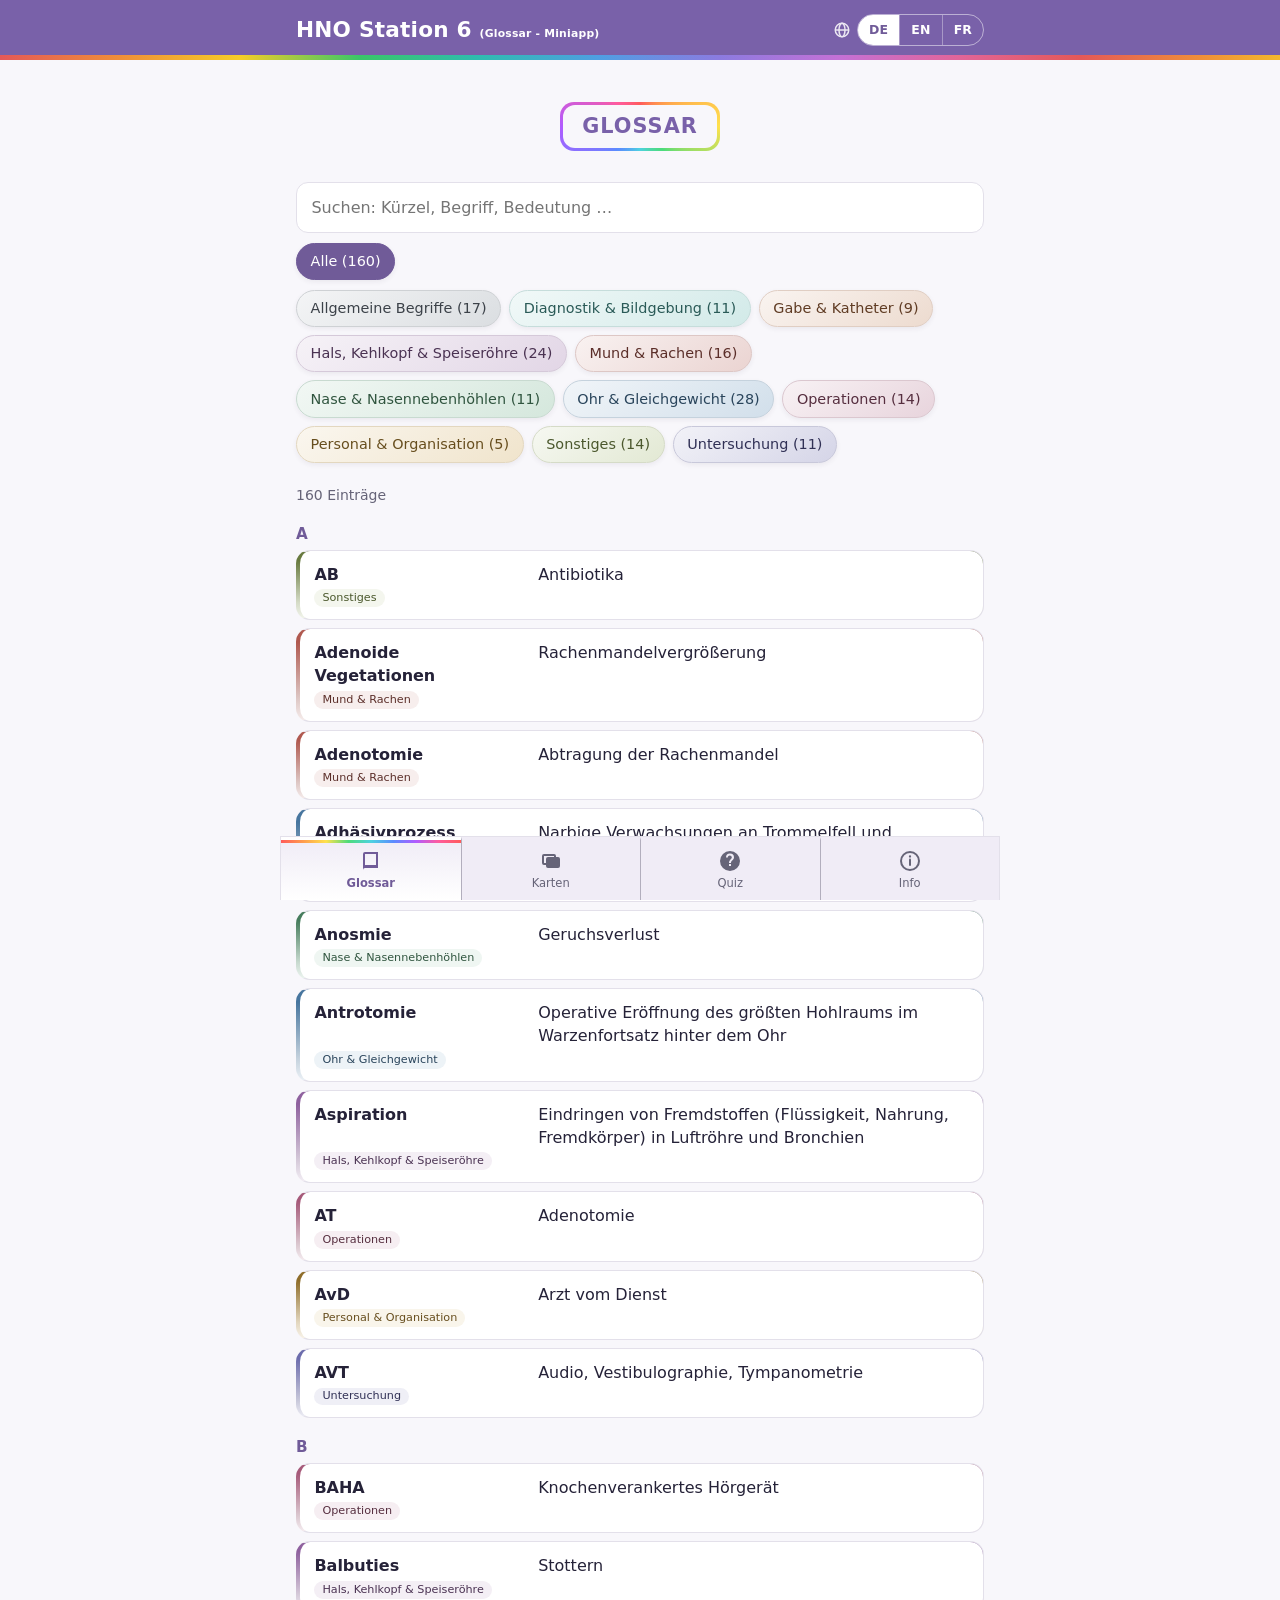
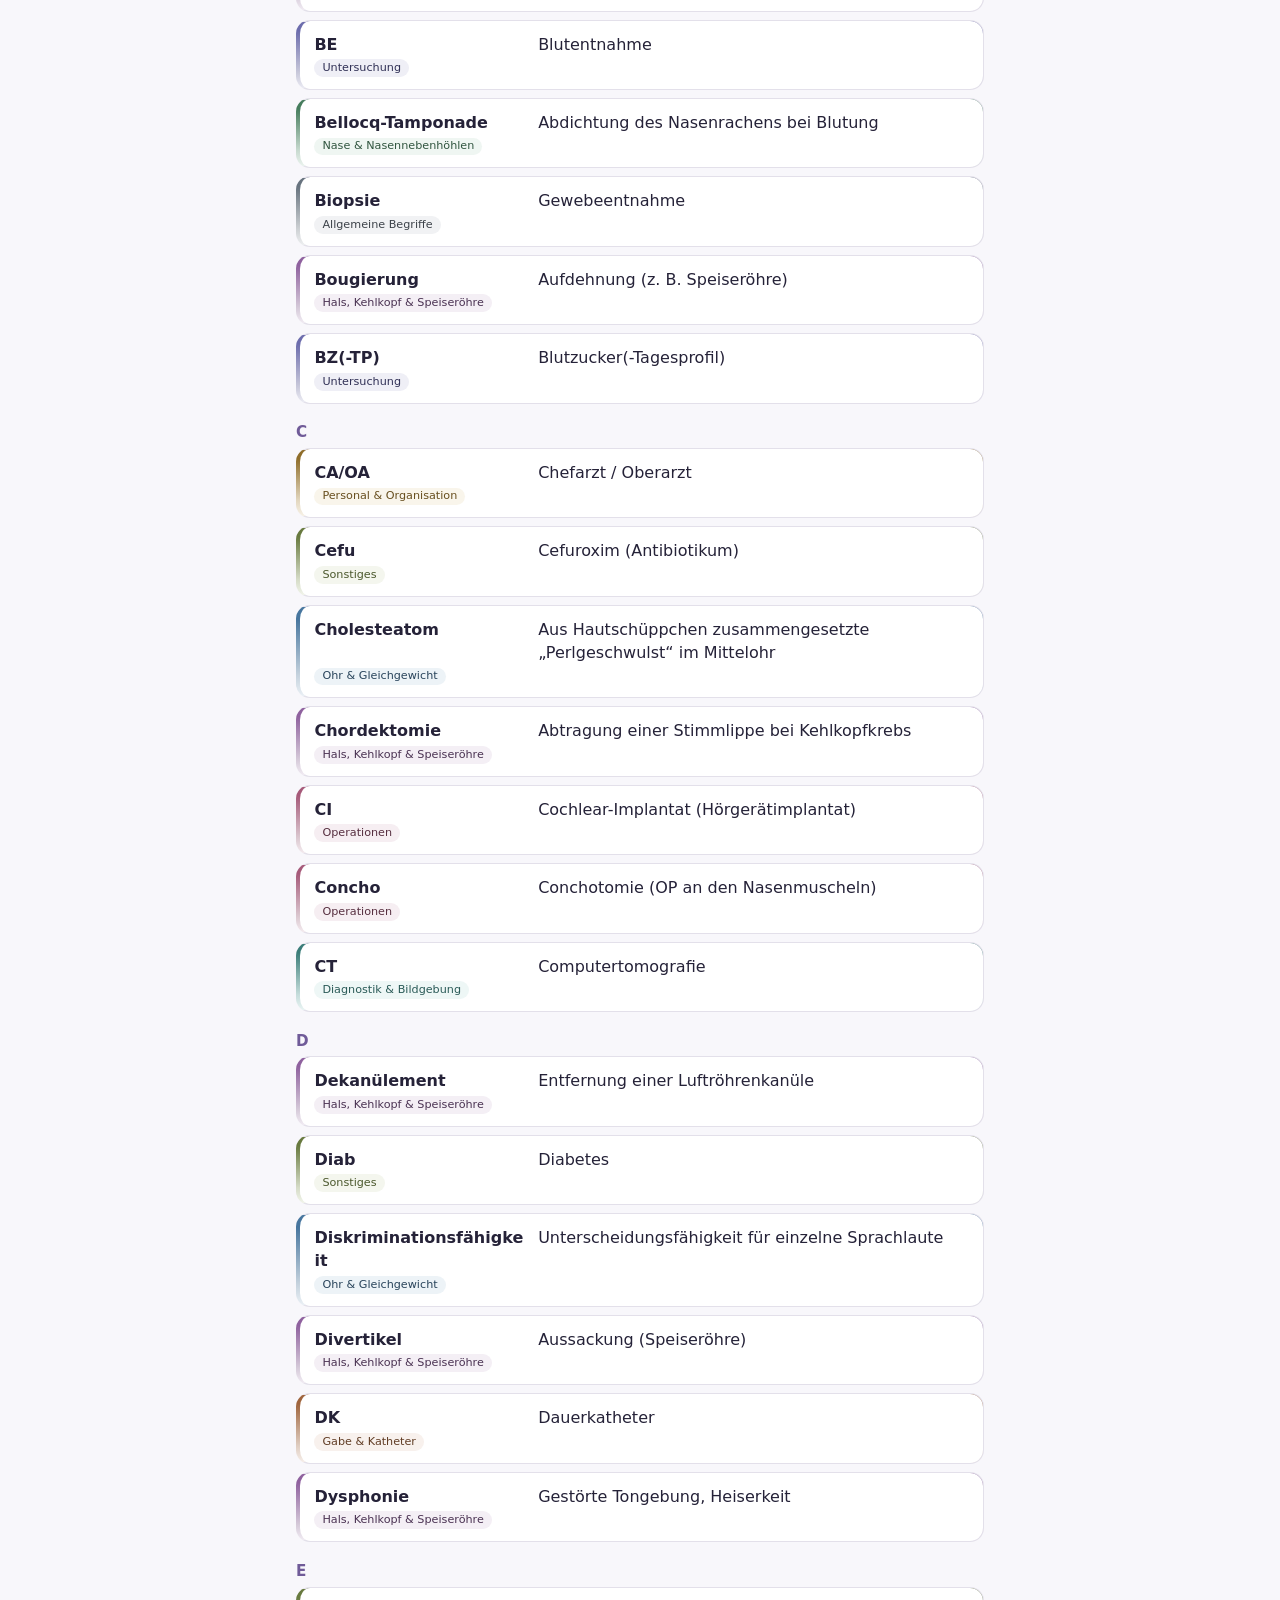
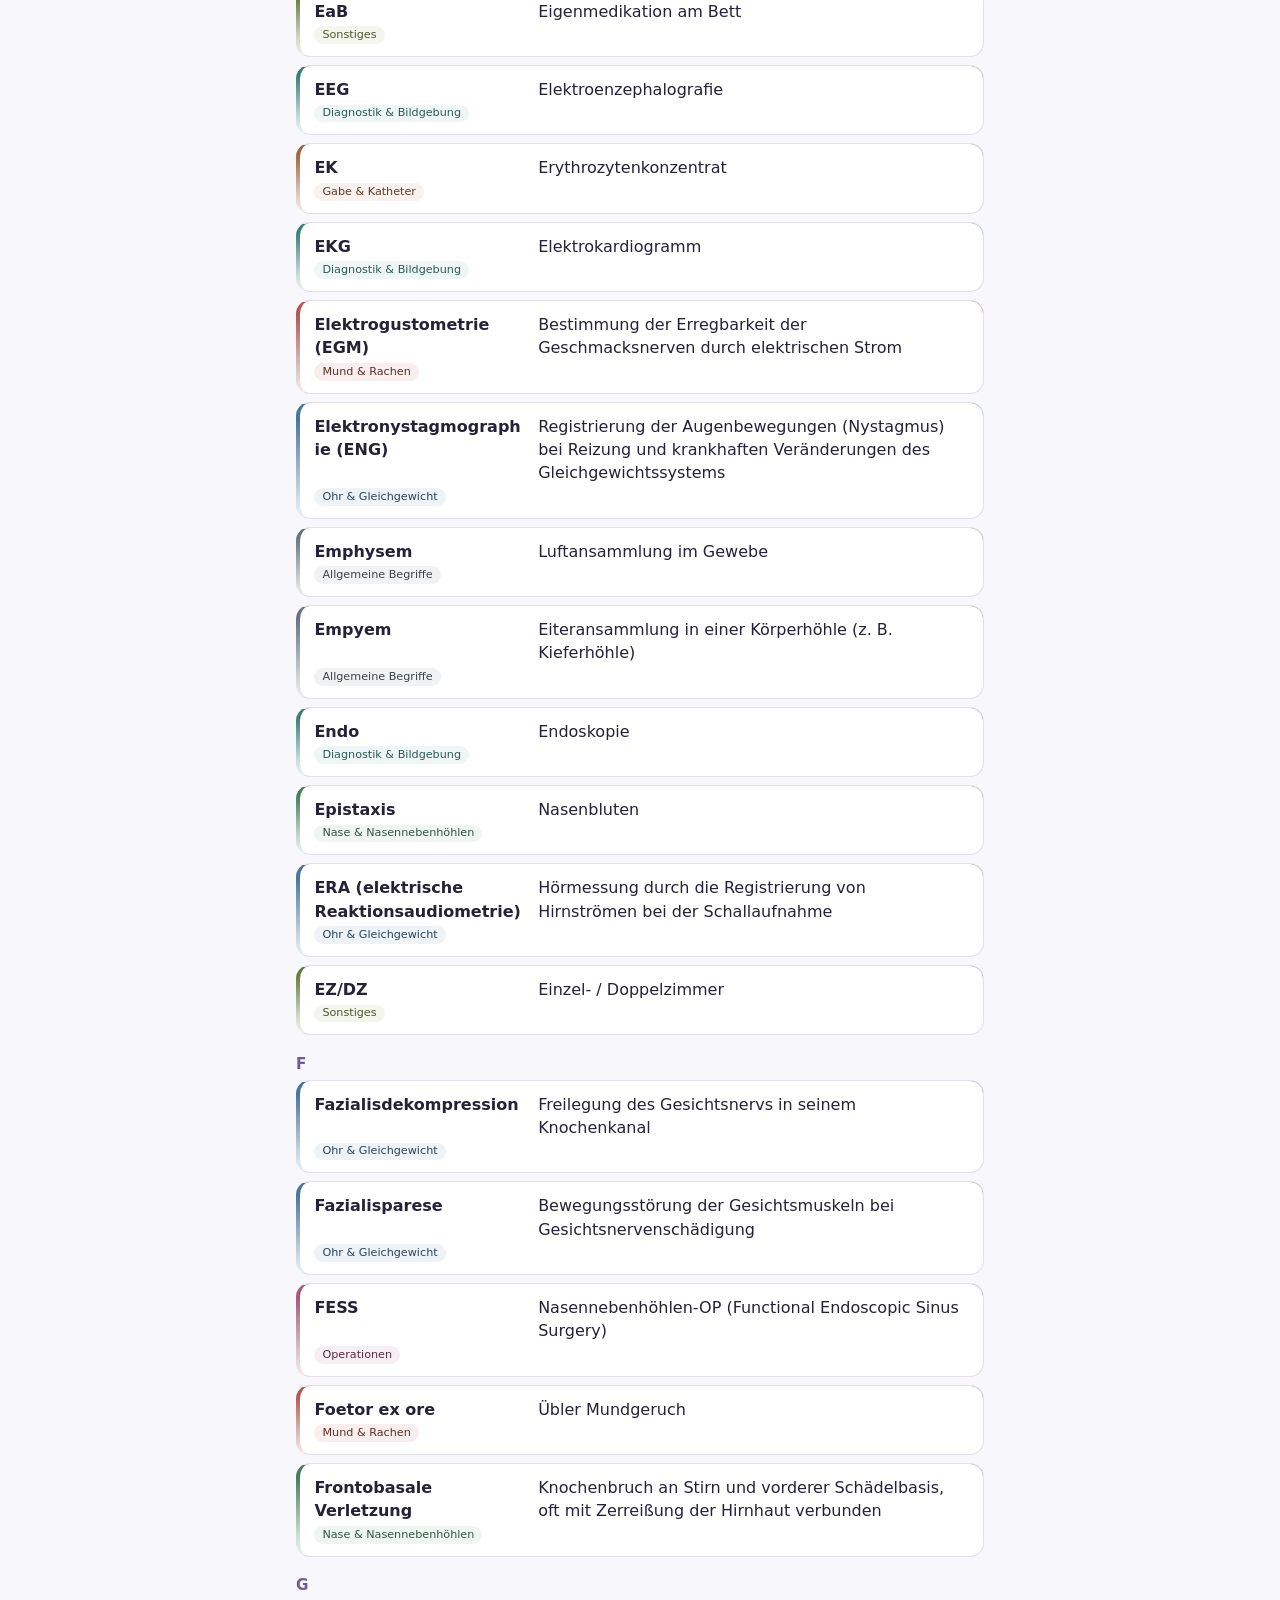
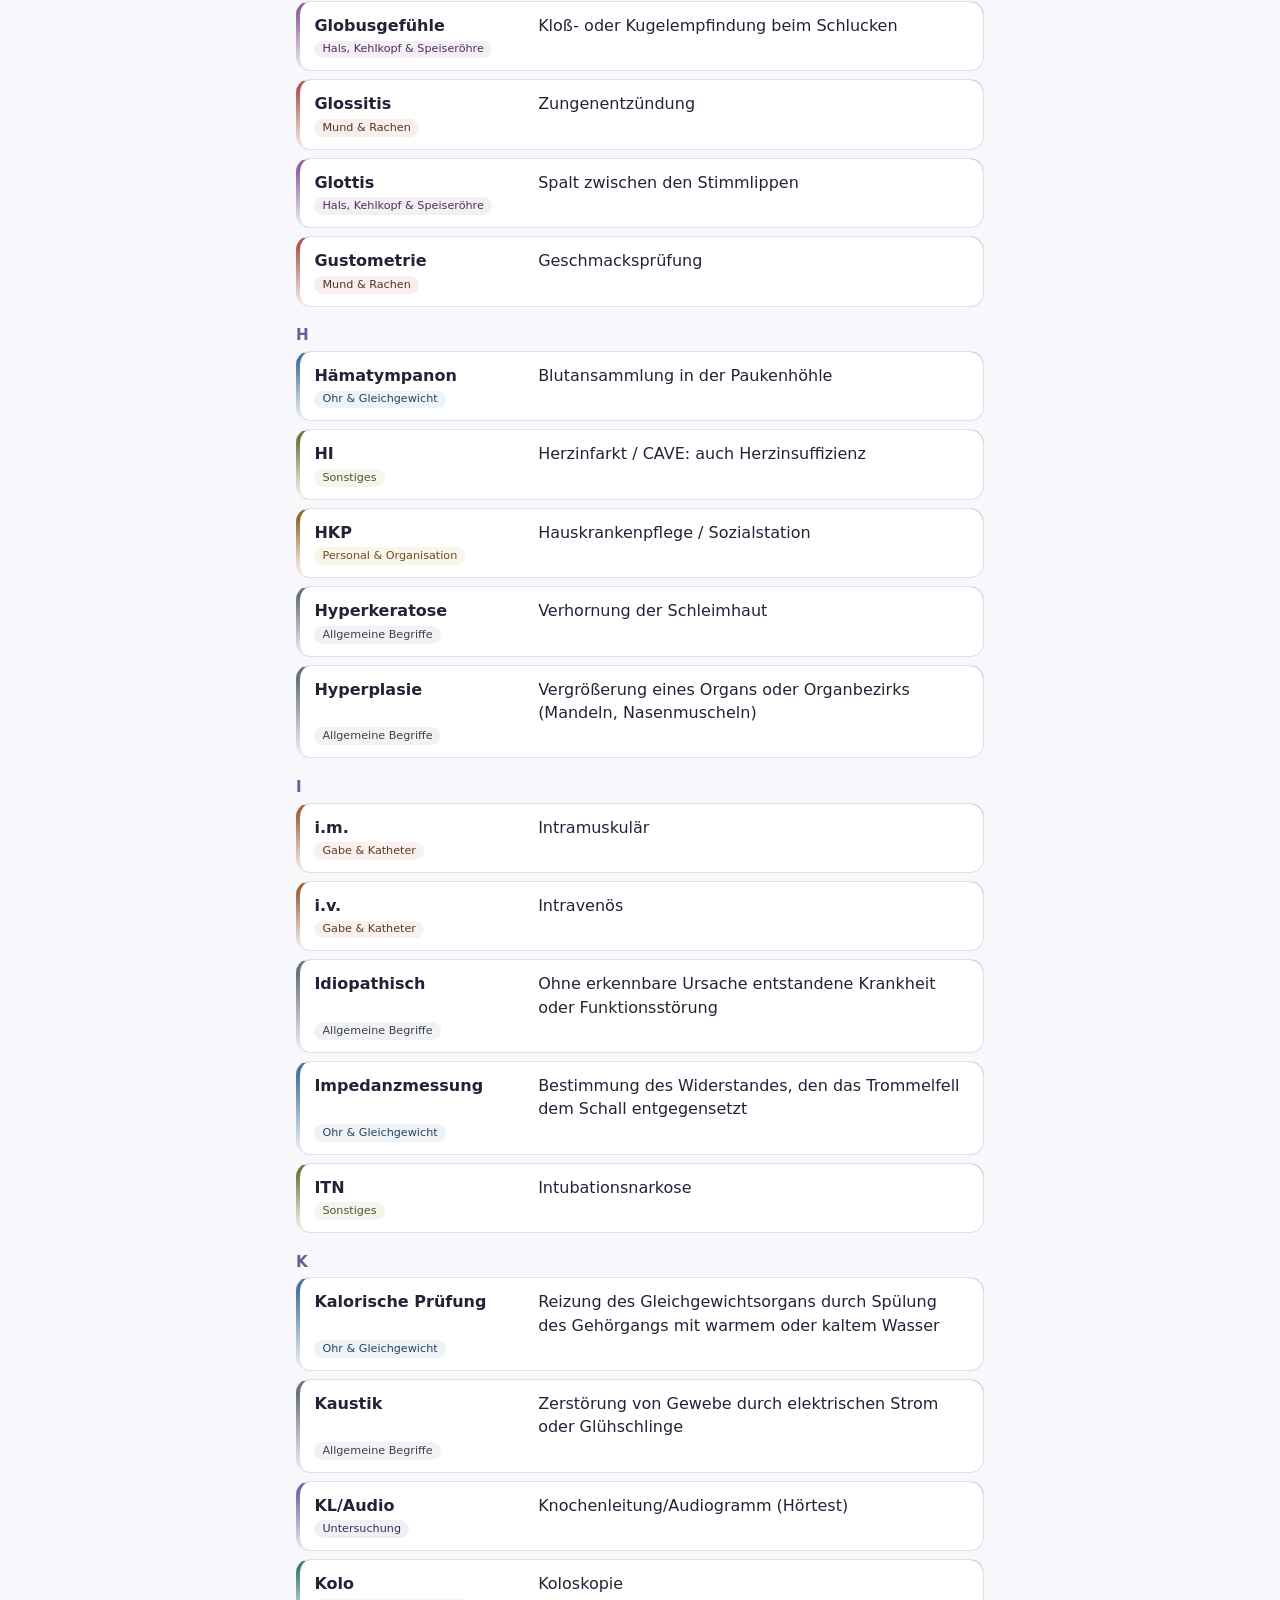
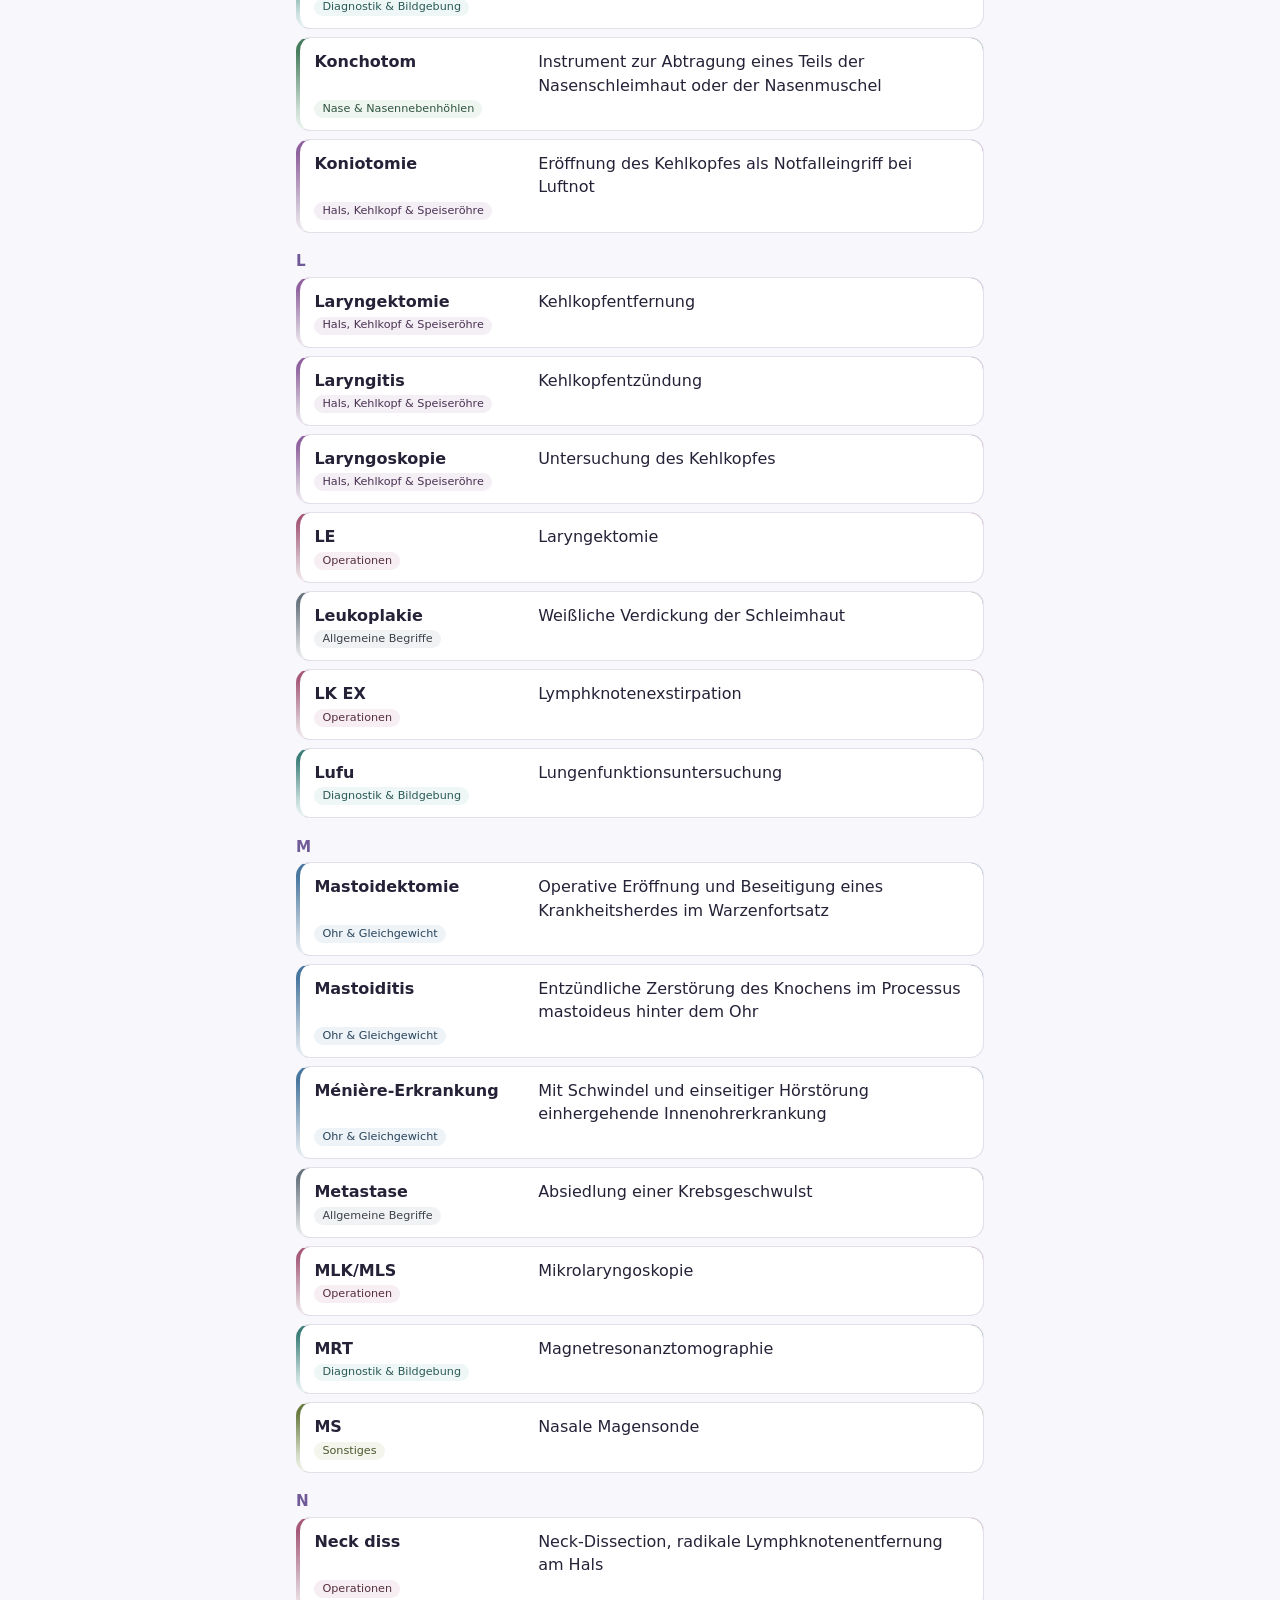
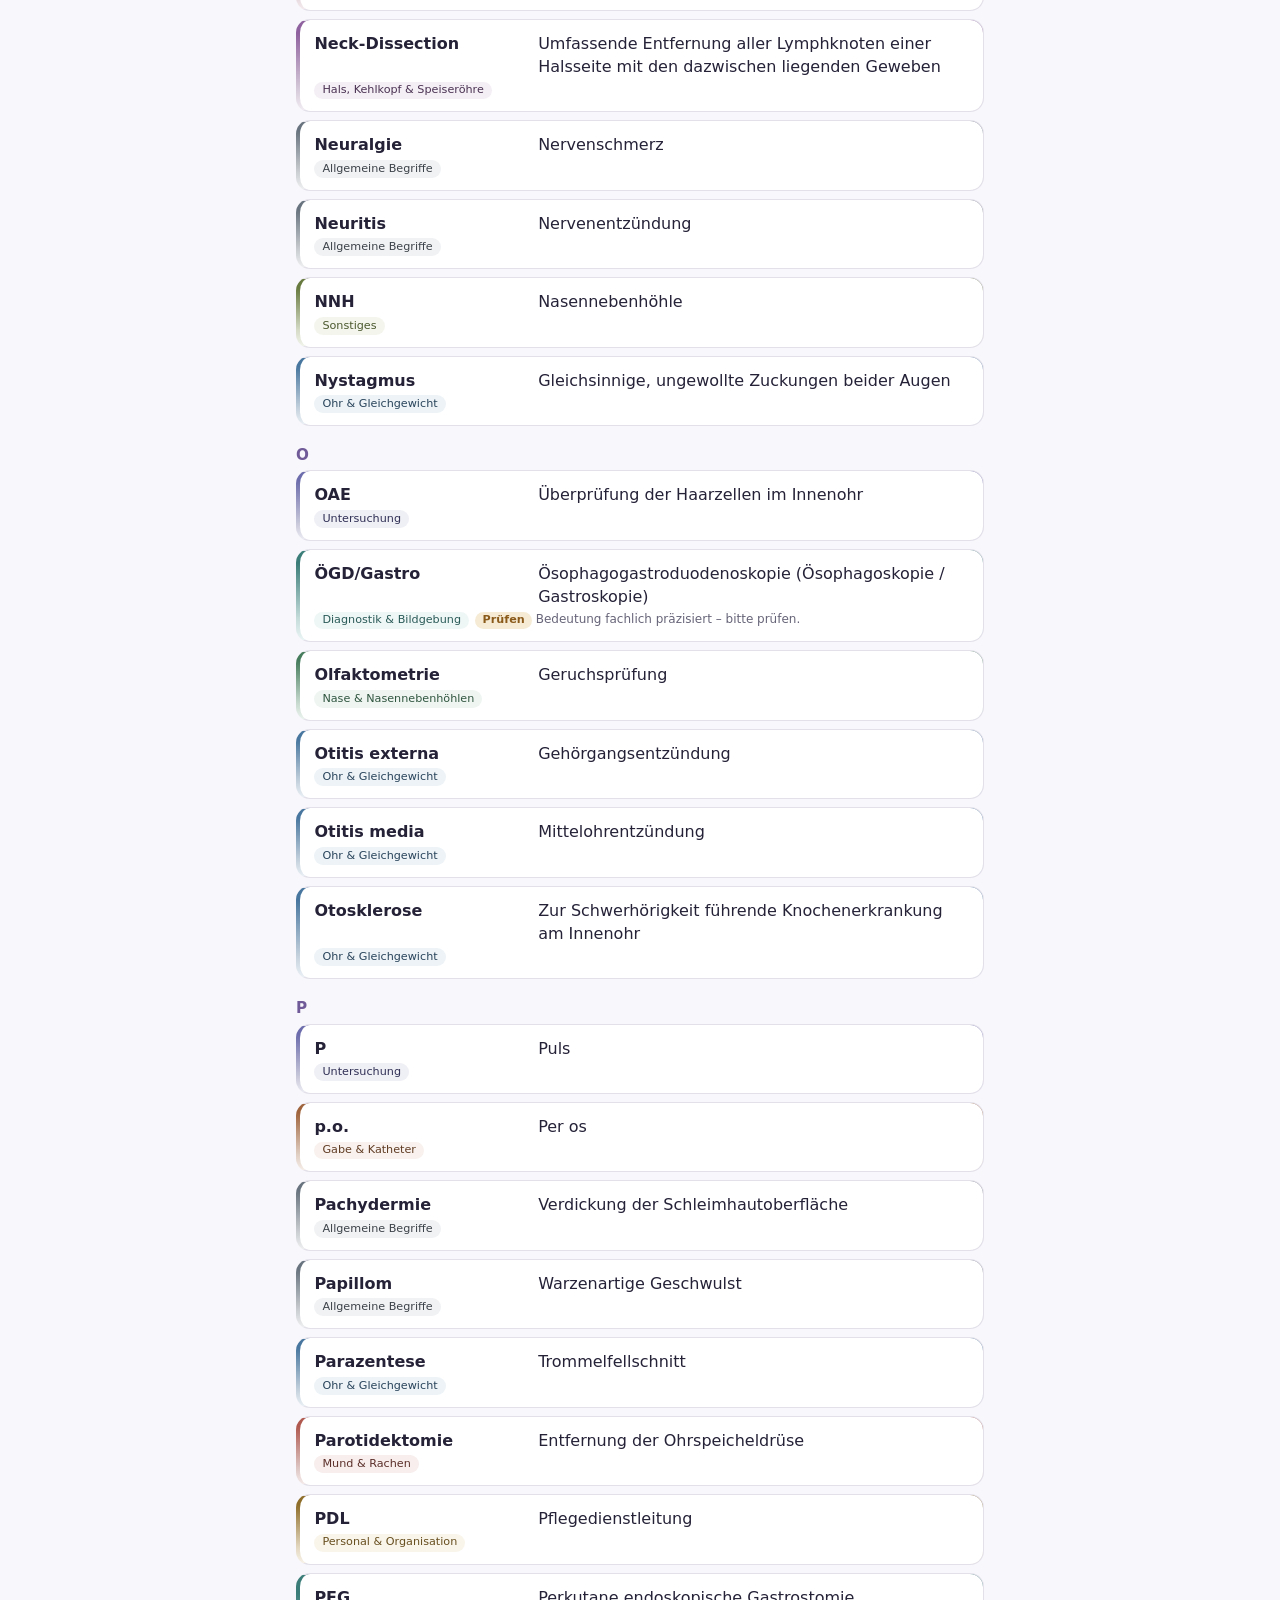
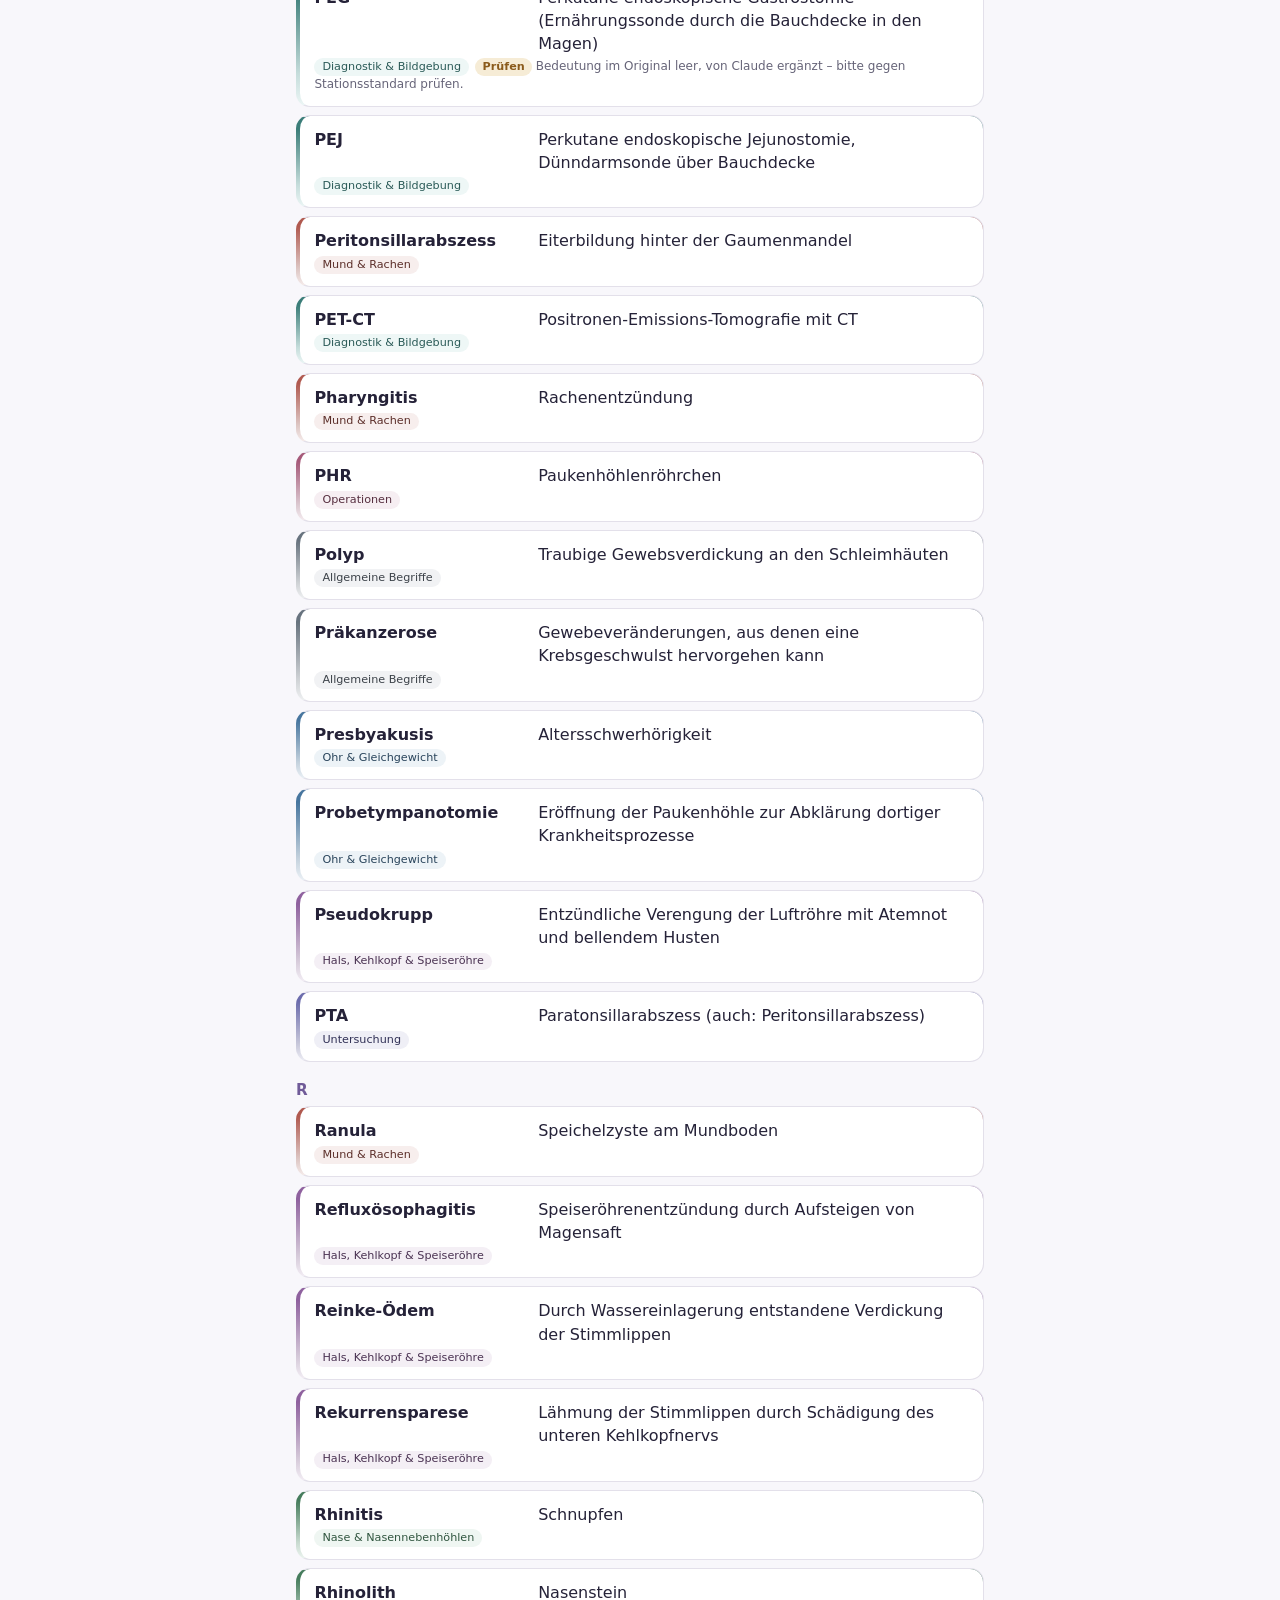
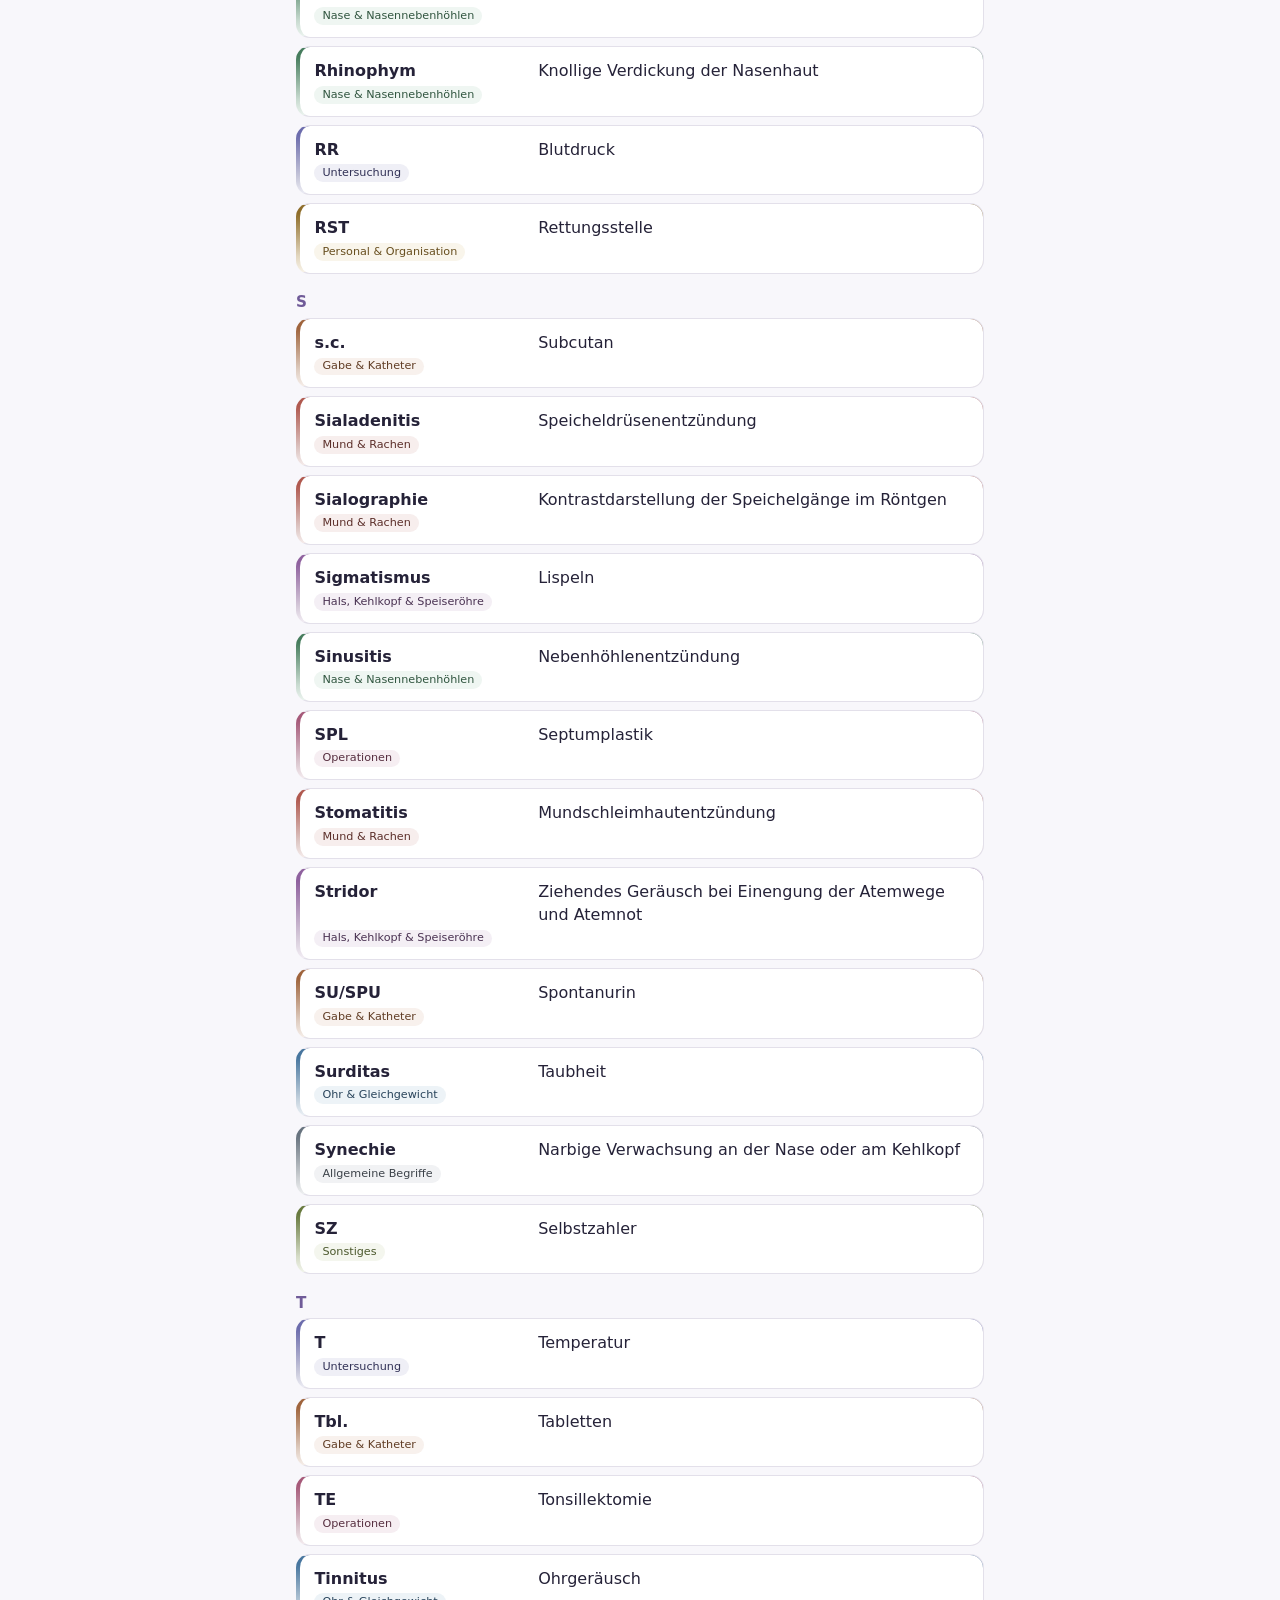
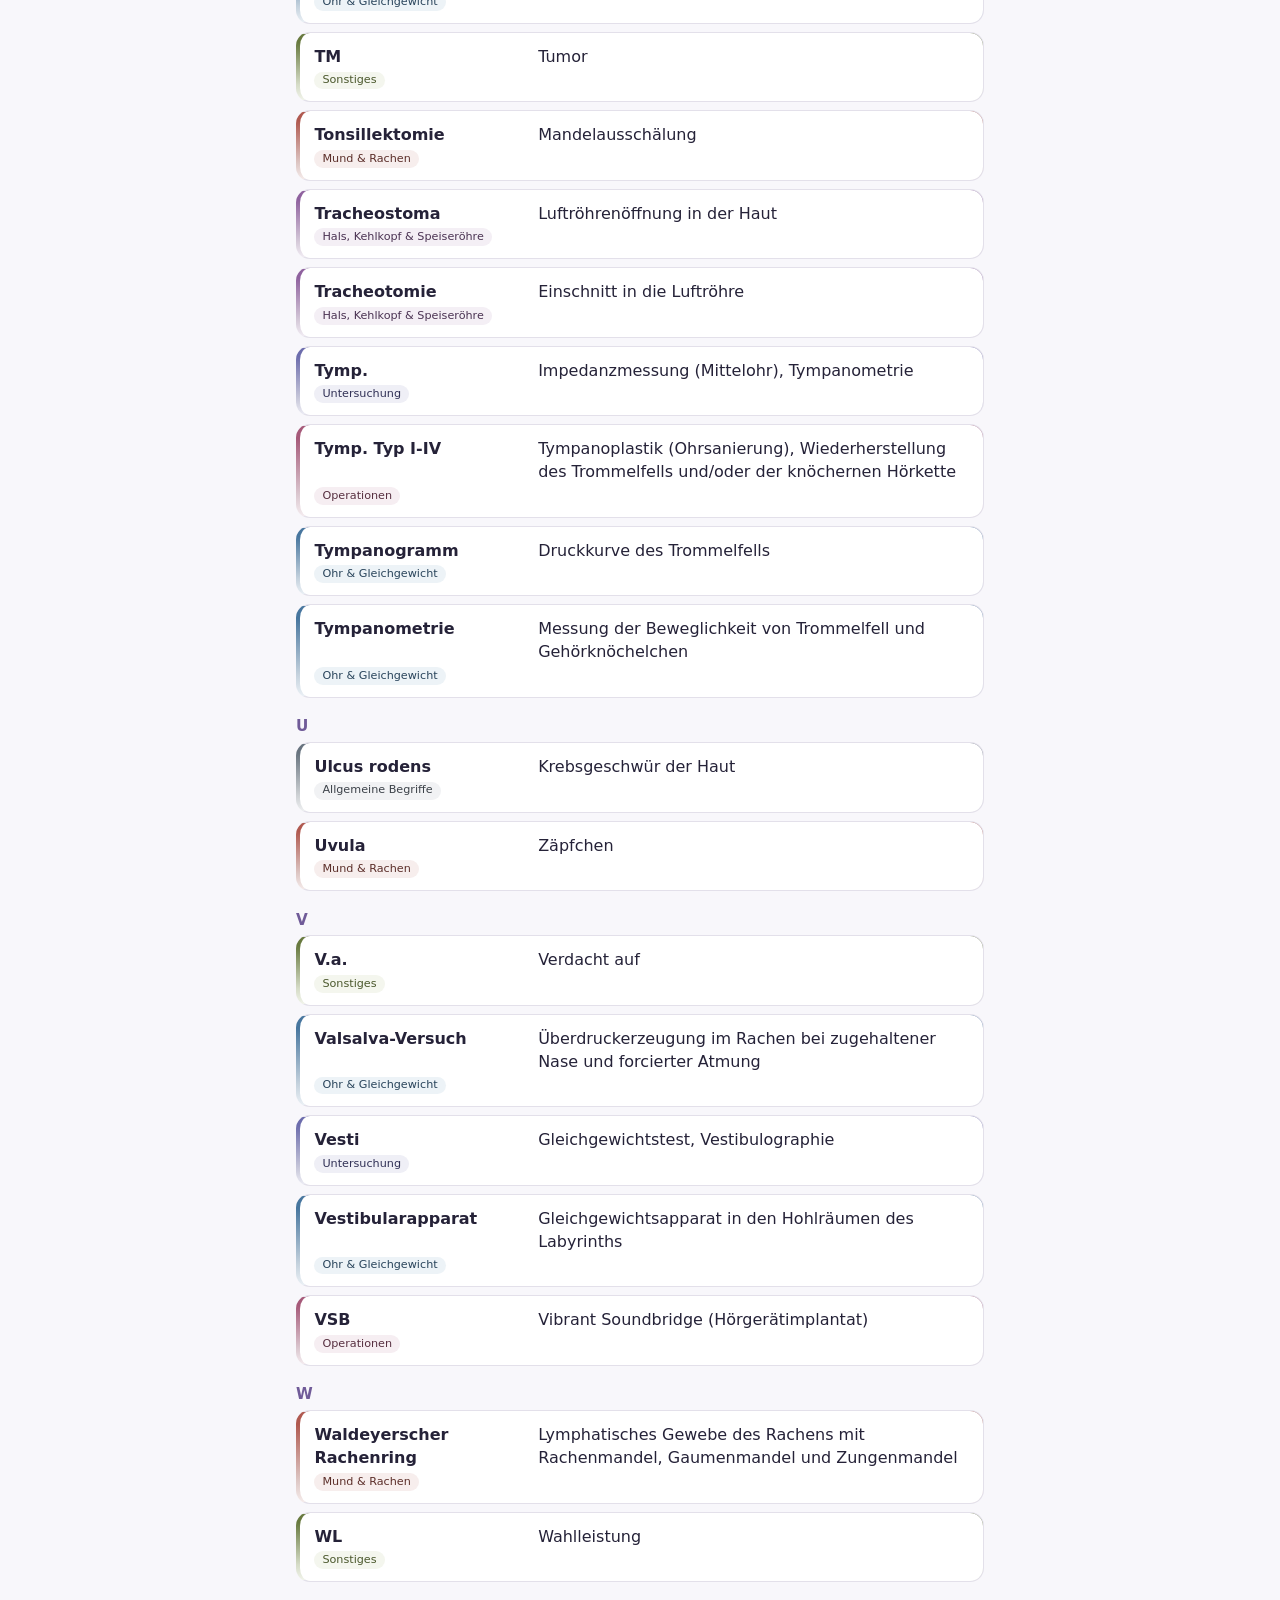
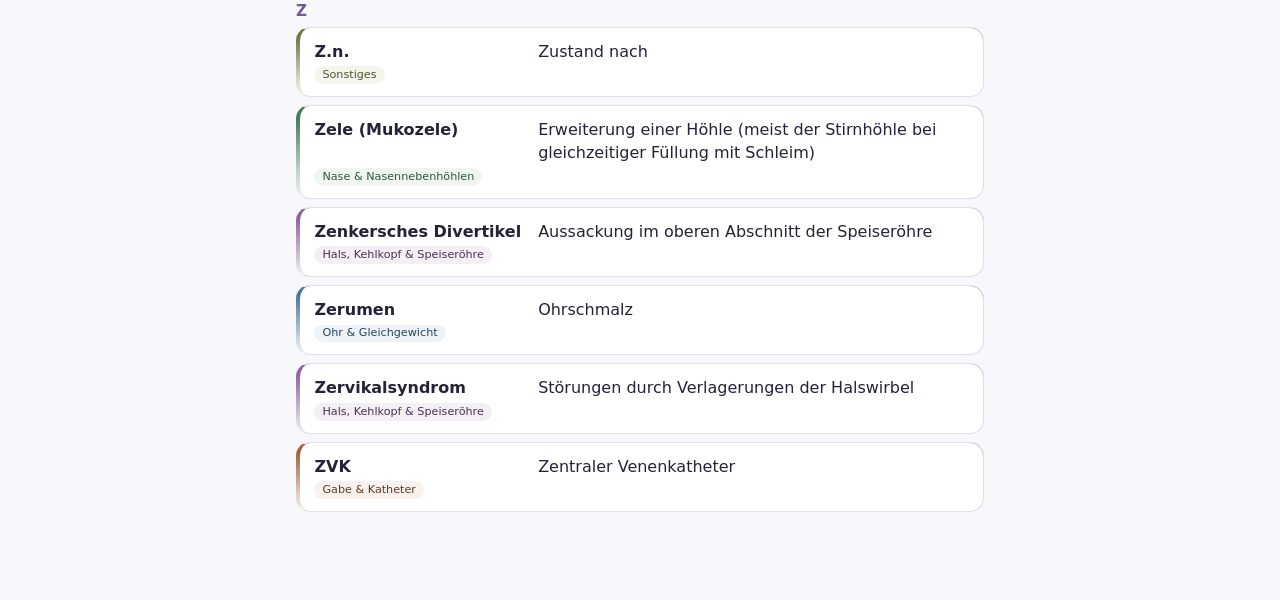
<file: index.html>
<!DOCTYPE html>
<html lang="de">
<head>
<meta charset="utf-8">
<meta name="viewport" content="width=device-width, initial-scale=1, viewport-fit=cover">
<title>HNO Station 6</title>
<meta name="description" content="Glossar, Karteikarten und Quiz für die HNO-Station – offline nutzbar.">
<meta name="theme-color" content="#7961a9">
<link rel="manifest" href="manifest.webmanifest">
<link rel="icon" href="icons/icon.svg" type="image/svg+xml">
<link rel="apple-touch-icon" href="icons/apple-touch-icon.png">
<meta name="apple-mobile-web-app-capable" content="yes">
<meta name="mobile-web-app-capable" content="yes">
<meta name="apple-mobile-web-app-title" content="HNO">
<meta name="apple-mobile-web-app-status-bar-style" content="default">
<link rel="stylesheet" href="style.css">
</head>
<body>
<header class="top">
  <h1>HNO Station 6 <span class="span_title">(Glossar - Miniapp)</span></h1>
  <div class="top-r">
    <div class="lang" id="lang-switch" role="group" aria-label="Sprache und Übersetzung" data-aria="lang_group">
      <svg viewBox="0 0 24 24" aria-hidden="true"><circle cx="12" cy="12" r="9"/><ellipse cx="12" cy="12" rx="4" ry="9"/><path d="M3 12h18"/></svg>
      <span class="lang-seg">
        <button type="button" data-lang="de" aria-pressed="true" title="Deutsch – ohne Übersetzung" data-title="lang_de_title" lang="de">DE</button>
        <button type="button" data-lang="en" aria-pressed="false" title="Englisch: Oberfläche und Übersetzungen" data-title="lang_en_title" lang="en">EN</button>
        <button type="button" data-lang="fr" aria-pressed="false" title="Französisch: Oberfläche und Übersetzungen" data-title="lang_fr_title" lang="fr">FR</button>
      </span>
    </div>
    <span id="netstate" class="net" data-i="net_off" hidden>offline</span>
  </div>
</header>

<dialog id="about-dialog" class="about-dialog" aria-labelledby="about-dialog-h">
  <h2 id="about-dialog-h" tabindex="-1" data-i="about_h">Über die App</h2>
  <p class="small" data-i="about_intro"></p>
  <h3 class="small" data-i="about_how"></h3>
  <ul class="small about-instructions">
    <li data-html="about_glossary"></li>
    <li data-html="about_cards"></li>
    <li data-html="about_quiz"></li>
    <li data-html="about_languages"></li>
  </ul>
  <p class="small" data-i="about_offline"></p>
  <div class="share-app">
    <h3 class="small" data-i="about_share_h"></h3>
    <p class="small" data-i="about_share_text"></p>
    <img src="qr-code.png" alt="" aria-hidden="true" class="qr-code" width="140" height="140">
    <p class="small share-link"><a id="about-link" href="https://lucagiona.github.io/hno_miniapp/" target="_blank" rel="noopener">lucagiona.github.io/hno_miniapp</a></p>
    <button type="button" id="about-share" class="btn" data-i="about_share_button">Teilen</button>
  </div>
  <p class="small muted" data-i="about_disclaimer"></p>
  <p class="small" data-html="about_feedback"></p>
  <button type="button" id="about-close" class="btn primary" data-i="close">Schließen</button>
</dialog>

<main id="main">
  <!-- GLOSSAR -->
  <section id="view-glossar" class="view" aria-labelledby="tab-glossar">
    <h2 class="view-title" data-i="g_h">Glossar</h2>
    <div class="search">
      <input id="q" type="search" placeholder="Suchen: Kürzel, Begriff, Bedeutung …" autocomplete="off" autocapitalize="off" spellcheck="false" aria-label="Glossar durchsuchen" data-ph="search_ph" data-aria="search_aria">
    </div>
    <div class="chips" id="chips-glossar" role="group" aria-label="Kategorie" data-aria="cat_group"></div>
    <p id="count" class="muted small"></p>
    <div id="list"></div>
  </section>

  <!-- KARTEIKARTEN -->
  <section id="view-karten" class="view" hidden aria-labelledby="tab-karten">
    <div id="karten-setup">
      <h2 class="view-title" data-i="k_h">Karteikarten</h2>
      <label class="lbl" for="k-cat" data-i="cat_lbl">Kategorie</label>
      <select id="k-cat"></select>
      <label class="lbl" for="k-dir" data-i="dir_lbl">Richtung</label>
      <select id="k-dir">
        <option value="fwd">Begriff → Bedeutung</option>
        <option value="rev">Bedeutung → Begriff</option>
        <option value="mix">Gemischt</option>
      </select>
      <label class="lbl" for="k-mode" data-i="k_mode">Auswahl</label>
      <select id="k-mode">
        <option value="open" data-i="mode_open">Noch nicht sicher gewusst (empfohlen)</option>
        <option value="all" data-i="mode_all">Alle Karten</option>
      </select>
      <button id="k-start" class="btn primary" data-i="start">Starten</button>
      <p id="k-info" class="muted small"></p>
    </div>
    <div id="karten-run" hidden>
      <div class="progressbar"><div id="k-bar"></div></div>
      <p class="muted small center" id="k-pos"></p>
      <button id="card" class="card" aria-live="polite">
        <span class="card-label" id="card-label"></span>
        <span class="card-text" id="card-text"></span>
        <span class="card-sub" id="card-sub" hidden></span>
        <span class="card-hint" id="card-hint" data-i="flip_hint">Tippen zum Umdrehen</span>
      </button>
      <div id="k-actions" class="row" hidden>
        <button id="k-again" class="btn bad" data-i="again">Nochmal</button>
        <button id="k-know" class="btn good" data-i="know">Gewusst</button>
      </div>
      <button id="k-stop" class="btn link" data-i="stop">Beenden</button>
    </div>
    <div id="karten-done" hidden>
      <h2 data-i="done_h">Fertig</h2>
      <p id="k-summary"></p>
      <div id="k-wrong"></div>
      <button id="k-restart" class="btn primary" data-i="back_setup">Zurück zur Auswahl</button>
    </div>
  </section>

  <!-- QUIZ -->
  <section id="view-quiz" class="view" hidden aria-labelledby="tab-quiz">
    <div id="quiz-setup">
      <h2 class="view-title" data-i="q_h">Quiz</h2>
      <label class="lbl" for="q-cat" data-i="cat_lbl">Kategorie</label>
      <select id="q-cat"></select>
      <label class="lbl" for="q-len" data-i="q_len">Anzahl Fragen</label>
      <select id="q-len">
        <option value="5">5</option>
        <option value="10">10</option>
        <option value="20">20</option>
        <option value="30">30</option>
      </select>
      <button id="q-start" class="btn primary" data-i="q_start">Quiz starten</button>
    </div>
    <div id="quiz-run" hidden>
      <div class="progressbar"><div id="q-bar"></div></div>
      <p class="muted small center" id="q-pos"></p>
      <p class="muted small center" id="q-prompt-label"></p>
      <h2 id="q-question" class="question" lang="de"></h2>
      <div id="q-options" class="options" lang="de"></div>
      <p id="q-feedback" class="feedback" role="status"></p>
      <p id="q-explanation" class="small" lang="de" hidden></p>
      <button id="q-next" class="btn primary" hidden>Weiter</button>
    </div>
    <div id="quiz-done" hidden>
      <h2 data-i="q_done_h">Ergebnis</h2>
      <p id="q-score" class="score"></p>
      <div id="q-wrong"></div>
      <button id="q-restart" class="btn primary" data-i="q_restart">Neues Quiz</button>
    </div>
  </section>

</main>

<nav class="tabs" role="tablist" aria-label="Bereiche" data-aria="tabs_aria">
  <button role="tab" id="tab-glossar" data-view="glossar" aria-selected="true"><svg viewBox="0 0 24 24" aria-hidden="true"><path d="M4 5a2 2 0 0 1 2-2h13v16H6a2 2 0 0 0-2 2V5zm2 0v11.2c.3-.1.6-.2 1-.2h10V5H6z"/></svg><span data-i="tab_glossar">Glossar</span></button>
  <button role="tab" id="tab-karten" data-view="karten" aria-selected="false"><svg viewBox="0 0 24 24" aria-hidden="true"><path d="M3 7a2 2 0 0 1 2-2h10a2 2 0 0 1 2 2v1h2a2 2 0 0 1 2 2v7a2 2 0 0 1-2 2H9a2 2 0 0 1-2-2v-1H5a2 2 0 0 1-2-2V7zm4 9V10a2 2 0 0 1 2-2h6V7H5v7h2z"/></svg><span data-i="tab_karten">Karten</span></button>
  <button role="tab" id="tab-quiz" data-view="quiz" aria-selected="false"><svg viewBox="0 0 24 24" aria-hidden="true"><path d="M12 2a10 10 0 1 0 0 20 10 10 0 0 0 0-20zm1 15h-2v-2h2v2zm1.8-6.1-.9.9c-.6.6-.9 1-.9 2.2h-2v-.5c0-1 .4-1.9 1.1-2.6l1.2-1.3c.3-.3.5-.8.5-1.2 0-1.1-.9-2-2-2s-2 .9-2 2H8a4 4 0 1 1 8 0c0 .9-.4 1.7-1.2 2.5z"/></svg><span data-i="tab_quiz">Quiz</span></button>
  <button type="button" id="info-btn" aria-haspopup="dialog"><svg viewBox="0 0 24 24" aria-hidden="true"><circle cx="12" cy="12" r="9"/><line x1="12" y1="10.5" x2="12" y2="16"/><circle cx="12" cy="7.5" r="1.15" fill="currentColor" stroke="none"/></svg><span data-i="tab_info">Info</span></button>
</nav>

<div id="update-banner" class="update-banner" role="status" hidden>
  <span data-i="update_available">Neue Version verfügbar.</span>
  <button type="button" id="update-reload" data-i="update_reload">Aktualisieren</button>
</div>

<script type="module" src="js/main.js"></script>
</body>
</html>
</file>
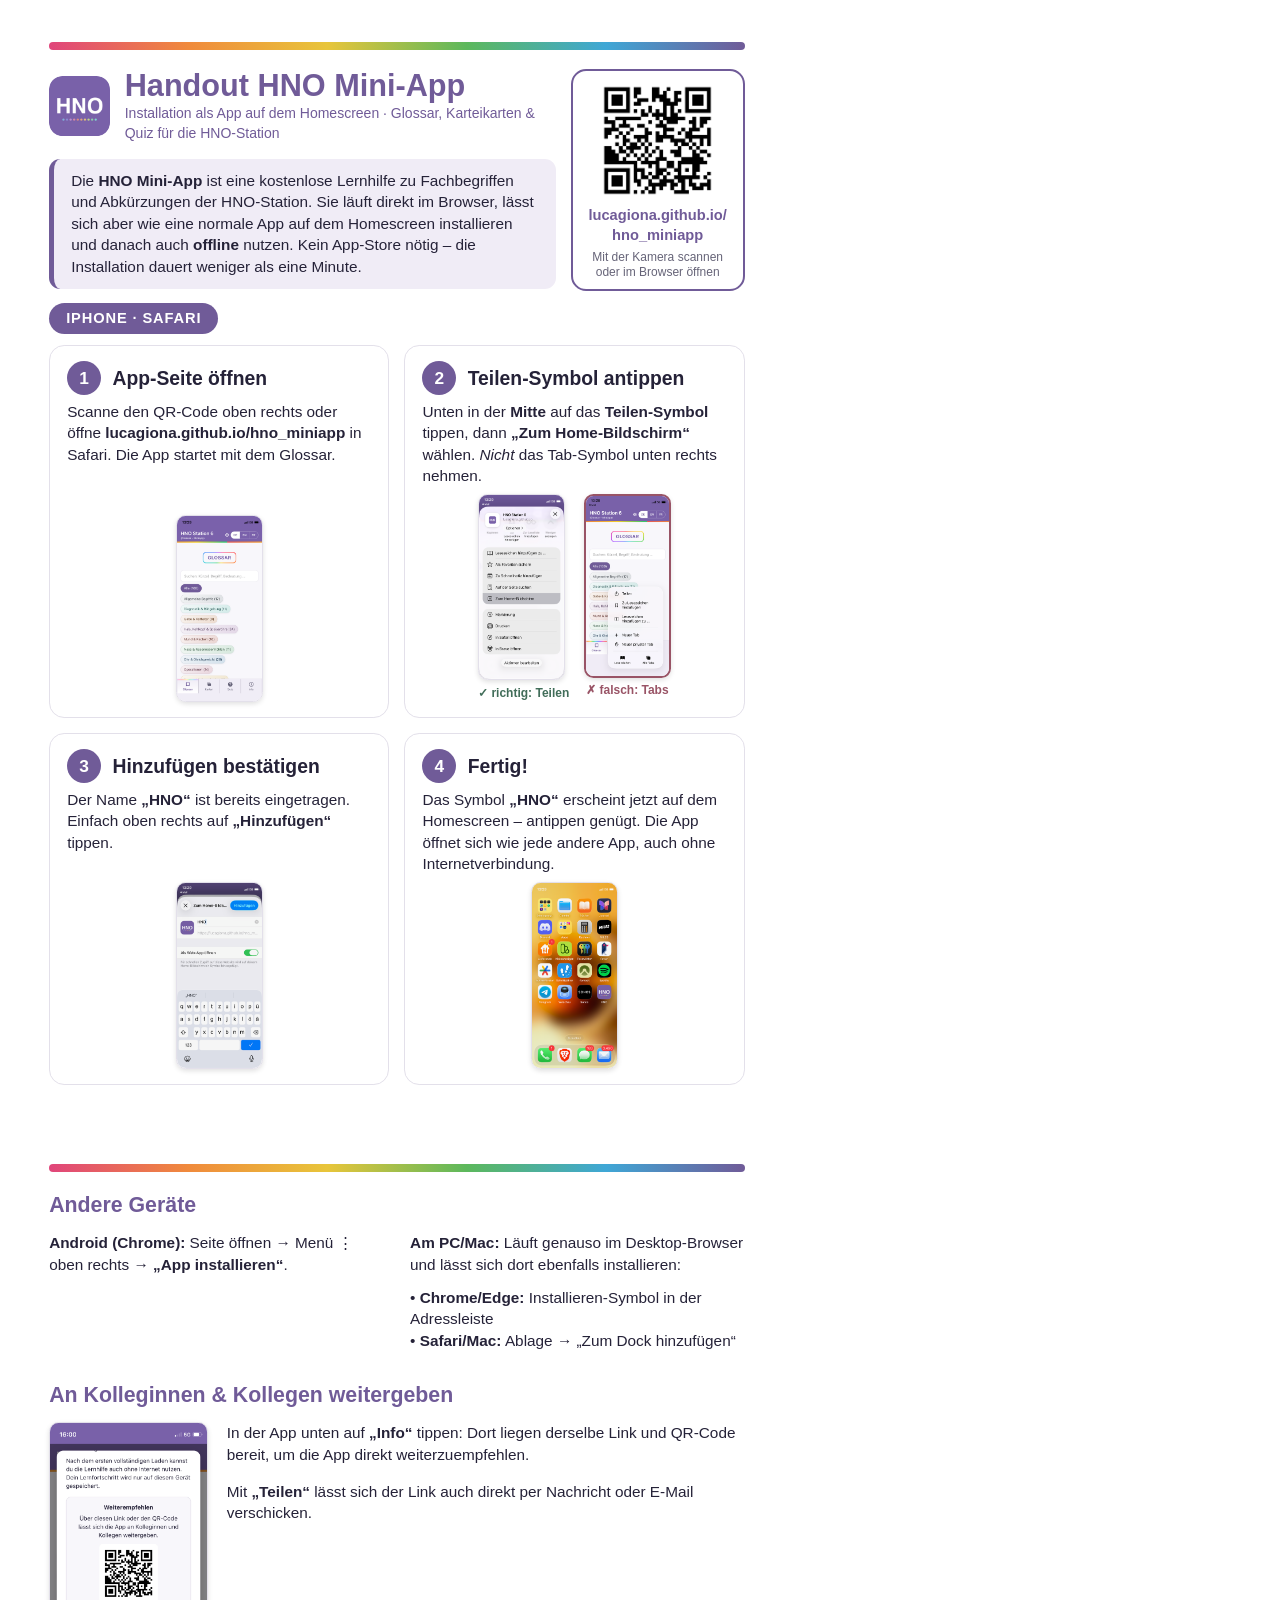
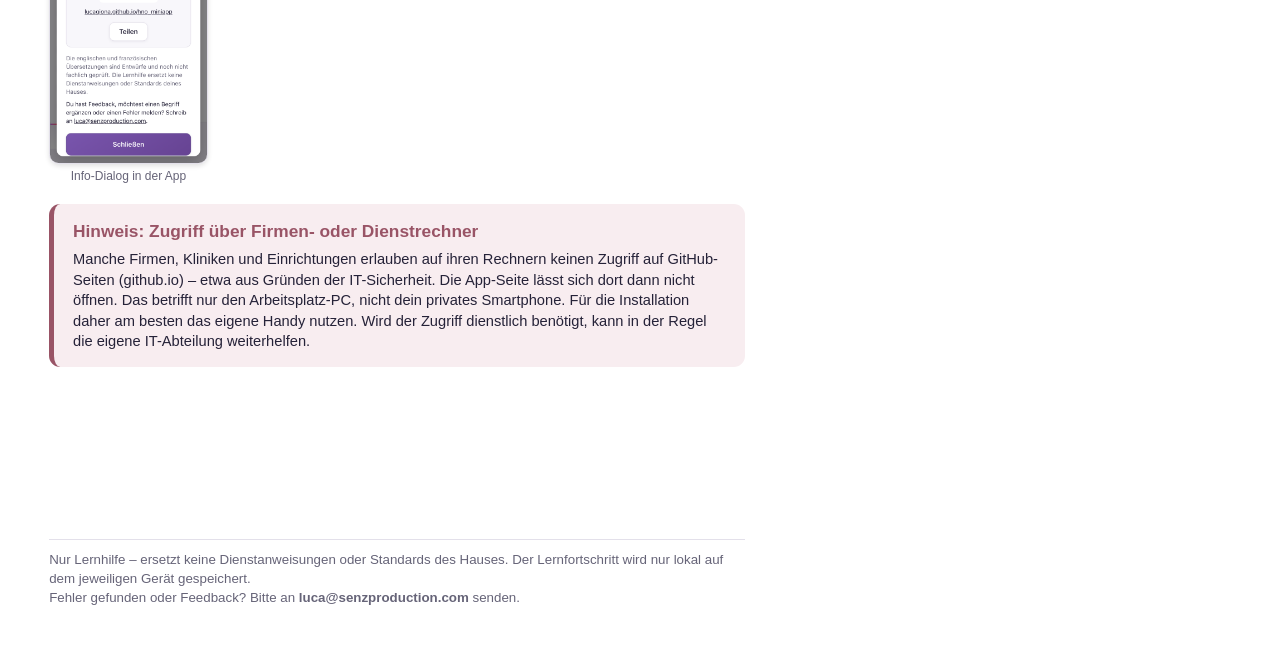
<file: Handout/handout.html>
<!doctype html>
<!-- Quelle für Handout_HNO_Mini_App.pdf (2 Seiten A4).
     PDF erzeugen:
     "/Applications/Google Chrome.app/Contents/MacOS/Google Chrome" --headless --no-pdf-header-footer \
       --print-to-pdf=Handout/Handout_HNO_Mini_App.pdf Handout/handout.html -->
<html lang="de">
<head>
<meta charset="utf-8">
<title>Handout HNO Mini-App</title>
<style>
  @page { size: A4; margin: 0; }
  :root {
    --text: #252238; --muted: #666478; --line: #e3e0ea;
    --brand: #705b98; --brand-soft: #f0ecf6;
    --warn: #8a5a1b; --warn-soft: #fbf3e2;
    --bad: #995466; --bad-soft: #f8edf0;
  }
  * { box-sizing: border-box; }
  html, body { margin: 0; }
  body {
    font-family: -apple-system, "Helvetica Neue", Helvetica, Arial, sans-serif;
    color: var(--text); font-size: 11.5pt; line-height: 1.4;
    -webkit-print-color-adjust: exact; print-color-adjust: exact;
  }
  .page {
    width: 210mm; height: 297mm; padding: 11mm 13mm 10mm;
    display: flex; flex-direction: column; overflow: hidden;
    page-break-after: always; break-after: page;
  }
  .page:last-child { page-break-after: auto; break-after: auto; }
  .page > * { flex-shrink: 0; }
  .rainbow {
    height: 2.2mm; border-radius: 2mm; margin-bottom: 5mm;
    background: linear-gradient(90deg, #e0457b, #f08a3c, #e8c53a, #5cb85c, #3fa7d6, #705b98);
  }
  b { font-weight: 700; }

  header { display: flex; align-items: center; gap: 4mm; margin-bottom: 4mm; }
  header img { width: 16mm; height: 16mm; border-radius: 3.5mm; }
  h1 { margin: 0; font-size: 23pt; color: var(--brand); line-height: 1.1; }
  .sub { color: var(--brand); font-size: 10.5pt; margin-top: .5mm; }

  .top { display: grid; grid-template-columns: 1fr auto; gap: 4mm; margin-bottom: 3mm; }
  .intro {
    background: var(--brand-soft); border-left: 1.5mm solid var(--brand);
    border-radius: 3mm; padding: 3mm 4.5mm; align-self: stretch;
    
  }
  .pill {
    display: inline-block; align-self: flex-start; background: var(--brand); color: #fff;
    font-weight: 700; font-size: 11pt; letter-spacing: .06em;
    padding: 1.4mm 4.5mm; border-radius: 10mm; margin-bottom: 3mm;
  }

  .steps { display: grid; grid-template-columns: 1fr 1fr; grid-template-rows: auto auto; align-content: space-between; gap: 4mm; flex: 1 1 0; min-height: 0; }
  .step {
    border: .35mm solid var(--line); border-radius: 4mm; padding: 4mm 4.5mm;
    display: flex; flex-direction: column;
  }
  .step h2 { display: flex; align-items: center; gap: 3mm; margin: 0 0 1.5mm; font-size: 14.5pt; }
  .num {
    flex: none; width: 9mm; height: 9mm; border-radius: 50%; background: var(--brand); color: #fff;
    display: grid; place-items: center; font-size: 13pt; font-weight: 700;
  }
  .step p { margin: 0 0 2mm; }
  .shots { margin-top: auto; display: flex; justify-content: center; gap: 5mm; }
  .shot { width: 23mm; text-align: center; font-size: 9pt; color: var(--muted); }
  .shot img {
    width: 100%; display: block; border: .35mm solid var(--line); border-radius: 2.5mm;
    box-shadow: 0 .5mm 1.5mm rgba(0,0,0,.12);
  }
  .shot.wrong img { border: .6mm solid var(--bad); }
  .shot .cap { margin-top: 1.2mm; white-space: nowrap; }
  .shot.right .cap { color: #416d59; font-weight: 700; }
  .shot.wrong .cap { color: var(--bad); font-weight: 700; }

  h3 { font-size: 16pt; color: var(--brand); margin: 0 0 3mm; }
  .row { display: grid; grid-template-columns: 1fr 1fr; gap: 7mm; margin-bottom: 5mm; }
  .share { display: flex; gap: 5mm; align-items: flex-start; }
  .share .shot { width: 42mm; flex: none; }
  .qrbox {
    border: .6mm solid var(--brand); border-radius: 4mm; padding: 2.5mm 3mm;
    display: flex; flex-direction: column; align-items: center; justify-content: center;
    text-align: center; width: 46mm;
  }
  .qrbox img { width: 32mm; height: 32mm; }
  .qrbox .label { font-size: 9pt; color: var(--muted); line-height: 1.25; }
  .url { font-size: 11pt; font-weight: 700; color: var(--brand); margin: 1mm 0; word-break: break-all; }
  .other p { margin: 0 0 3mm; }
  .intern {
    background: var(--bad-soft); border-left: 1.5mm solid var(--bad); border-radius: 3mm;
    padding: 4mm 5mm; display: flex; gap: 5mm; align-items: center; margin-bottom: 6mm;
  }
  .intern h4 { margin: 0 0 1.5mm; color: var(--bad); font-size: 13pt; }
  .intern p { margin: 0; font-size: 11pt; }
  .intern img { width: 55mm; flex: none; border-radius: 2mm; border: .35mm solid var(--line); }
  footer {
    margin-top: auto; border-top: .35mm solid var(--line); padding-top: 3mm;
    color: var(--muted); font-size: 10pt;
  }
</style>
</head>
<body>

<section class="page">
  <div class="rainbow"></div>
  <div class="top">
  <div>
  <header>
    <img src="../icons/icon-192.png" alt="">
    <div>
      <h1>Handout HNO Mini-App</h1>
      <div class="sub">Installation als App auf dem Homescreen · Glossar, Karteikarten &amp; Quiz für die HNO-Station</div>
    </div>
  </header>

  <div class="intro"><div>
    Die <b>HNO Mini-App</b> ist eine kostenlose Lernhilfe zu Fachbegriffen und Abkürzungen der HNO-Station.
    Sie läuft direkt im Browser, lässt sich aber wie eine normale App auf dem Homescreen installieren und
    danach auch <b>offline</b> nutzen. Kein App-Store nötig – die Installation dauert weniger als eine Minute.
  </div></div>
  </div>
  <div class="qrbox">
    <img src="../qr-code.png" alt="QR-Code">
    <div>
      <div class="url">lucagiona.github.io/<wbr>hno_miniapp</div>
      <div class="label">Mit der Kamera scannen oder im Browser öffnen</div>
    </div>
  </div>
  </div>

  <div class="pill">IPHONE · SAFARI</div>

  <div class="steps">
    <div class="step">
      <h2><span class="num">1</span>App-Seite öffnen</h2>
      <p>Scanne den QR-Code oben rechts oder öffne <b>lucagiona.github.io/hno_miniapp</b> in Safari.
        Die App startet mit dem Glossar.</p>
      <div class="shots"><div class="shot"><img src="image002.png" alt=""></div></div>
    </div>

    <div class="step">
      <h2><span class="num">2</span>Teilen-Symbol antippen</h2>
      <p>Unten in der <b>Mitte</b> auf das <b>Teilen-Symbol</b> tippen, dann <b>„Zum Home-Bildschirm“</b>
        wählen. <i>Nicht</i> das Tab-Symbol unten rechts nehmen.</p>
      <div class="shots">
        <div class="shot right"><img src="image005.png" alt=""><div class="cap">✓ richtig: Teilen</div></div>
        <div class="shot wrong"><img src="image006.png" alt=""><div class="cap">✗ falsch: Tabs</div></div>
      </div>
    </div>

    <div class="step">
      <h2><span class="num">3</span>Hinzufügen bestätigen</h2>
      <p>Der Name <b>„HNO“</b> ist bereits eingetragen. Einfach oben rechts auf <b>„Hinzufügen“</b> tippen.</p>
      <div class="shots"><div class="shot"><img src="image004.png" alt=""></div></div>
    </div>

    <div class="step">
      <h2><span class="num">4</span>Fertig!</h2>
      <p>Das Symbol <b>„HNO“</b> erscheint jetzt auf dem Homescreen – antippen genügt. Die App öffnet sich wie
        jede andere App, auch ohne Internetverbindung.</p>
      <div class="shots"><div class="shot"><img src="image001.png" alt=""></div></div>
    </div>
  </div>
</section>

<section class="page">
  <div class="rainbow"></div>

  <div class="row">
    <div class="other">
      <h3>Andere Geräte</h3>
      <p><b>Android (Chrome):</b> Seite öffnen → Menü ⋮ oben rechts → <b>„App installieren“</b>.</p>
    </div>
    <div class="other">
      <h3>&nbsp;</h3>
      <p><b>Am PC/Mac:</b> Läuft genauso im Desktop-Browser und lässt sich dort ebenfalls installieren:</p>
      <p>• <b>Chrome/Edge:</b> Installieren-Symbol in der Adressleiste<br>
         • <b>Safari/Mac:</b> Ablage → „Zum Dock hinzufügen“</p>
    </div>
  </div>

  <h3>An Kolleginnen &amp; Kollegen weitergeben</h3>
  <div class="share" style="margin-bottom:5mm">
    <div class="shot"><img src="image003.png" alt=""><div class="cap">Info-Dialog in der App</div></div>
    <div>
      <p style="margin-top:0">In der App unten auf <b>„Info“</b> tippen: Dort liegen derselbe Link und QR-Code
        bereit, um die App direkt weiterzuempfehlen.</p>
      <p>Mit <b>„Teilen“</b> lässt sich der Link auch direkt per Nachricht oder E-Mail verschicken.</p>
    </div>
  </div>

  <div class="intern">
    <div>
      <h4>Hinweis: Zugriff über Firmen- oder Dienstrechner</h4>
      <p>Manche Firmen, Kliniken und Einrichtungen erlauben auf ihren Rechnern keinen Zugriff auf GitHub-Seiten
        (github.io) – etwa aus Gründen der IT-Sicherheit. Die App-Seite lässt sich dort dann nicht öffnen. Das
        betrifft nur den Arbeitsplatz-PC, nicht dein privates Smartphone. Für die Installation daher am besten das
        eigene Handy nutzen. Wird der Zugriff dienstlich benötigt, kann in der Regel die eigene IT-Abteilung
        weiterhelfen.</p>
    </div>
  </div>

  <footer>
    Nur Lernhilfe – ersetzt keine Dienstanweisungen oder Standards des Hauses. Der Lernfortschritt wird nur lokal
    auf dem jeweiligen Gerät gespeichert.<br>
    Fehler gefunden oder Feedback? Bitte an <b>luca@senzproduction.com</b> senden.
  </footer>
</section>

</body>
</html>
</file>
<file: style.css>
:root {
  /* Zentrale Farben für die gesamte App.
     --bg: Seitenhintergrund | --surface: Kartenflächen | --top: Kopfzeile */
  --bg: #f8f7fb;
  --surface: #ffffff;
  --text: #252238;
  --muted: #666478;
  --line: #e3e0ea;
  --brand: #705b98;
  --brand-ink: #ffffff;
  --brand-soft: #f0ecf6;
  --top: #7961a9;
  --good: #416d59;
  --good-soft: #eaf3ed;
  --bad: #995466;
  --bad-soft: #f8edf0;
  --warn: #8a5a1b;
  --warn-soft: #f6ecd6;
  --radius: 14px;
  --nav-h: 64px;
  --top-h: 4.4rem;
}

/* Gruppenfarbe: JS setzt --h (Farbton), --s (Sättigung), --l (Helligkeit) und die Klasse .cat.
Alle abgeleiteten Farben werden pro Element berechnet. */
.cat {
  --c-solid: hsl(var(--h) calc(var(--s)*1%) calc(var(--l)*1%));
  --c-soft: hsl(var(--h) calc(var(--s)*1%) 95%);
  --c-line: hsl(var(--h) calc(var(--s)*.7%) 82%);
  --c-ink: hsl(var(--h) calc(var(--s)*1%) 26%);
  --on: #ffffff;
}

* {
  box-sizing: border-box;
  -webkit-tap-highlight-color: transparent
}

html,body {
  margin: 0;
  background: var(--bg);
  color: var(--text);
  font: 16px/1.45 system-ui,-apple-system,"Segoe UI",Roboto,sans-serif
}

body {
  min-height: 100dvh;
  padding-bottom: calc(var(--nav-h) + env(safe-area-inset-bottom))
}

h1,h2 {
  margin: 0
}

h2 {
  font-size: 1.25rem;
  margin: .2rem 0 1rem
}

#view-info h2:not(:first-child) {
  margin-top: 2rem
}

#view-glossar h2 {
  margin-bottom: .6rem
}

@property --angle {
  syntax: '<angle>';
  inherits: false;
  initial-value: 0deg
}

.view-title {
  position: relative;
  z-index: 0;
  display: table;
  margin: 1.8rem auto 2.4rem;
  padding: .4rem 1.2rem;
  font-size: 1.3rem;
  font-weight: 700;
  letter-spacing: .05em;
  text-transform: uppercase;
  color: var(--top);
  border-radius: 12px
}

.view-title::before {
  content: "";
  position: absolute;
  inset: -3px;
  border-radius: 14px;
  z-index: -2;
  background: conic-gradient(from var(--angle),#ff5b5b,#ff9d4d,#ffe14d,#4ddb7a,#4dd2e0,#5b8bff,#b15bff,#ff5b9d,#ff5b5b);
  animation: rainbow-spin 6s linear infinite
}

.view-title::after {
  content: "";
  position: absolute;
  inset: 0;
  border-radius: 12px;
  z-index: -1;
  background: var(--bg)
}

@keyframes rainbow-spin {
  to {
    --angle: 360deg
  }

}

@media (prefers-reduced-motion:reduce) {
  .view-title::before {
    animation: none
  }

}

#view-glossar .view-title {
  margin-bottom: 2rem
}

.muted {
  color: var(--muted)
}

.small {
  font-size: .875rem
}

.center {
  text-align: center
}

.top {
  position: sticky;
  top: 0;
  z-index: 5;
  background: var(--top);
  color: #fff;
  padding: calc(env(safe-area-inset-top) + .85rem) max(16px, calc((100% - 720px) / 2 + 16px)) .85rem;
  display: flex;
  align-items: center;
  justify-content: space-between;
  gap: .6rem
}

.top::after {
  content: "";
  position: absolute;
  left: 0;
  right: 0;
  bottom: 0;
  height: 5px;
  /* Weiche Übergänge; gleiche Start-/Endfarbe für einen nahtlosen Umlauf. */
  background: repeating-linear-gradient(
    90deg,
    hsl(0 72% 62%) 0,
    hsl(28 85% 58%) 120px,
    hsl(48 92% 56%) 240px,
    hsl(140 55% 50%) 360px,
    hsl(175 60% 46%) 480px,
    hsl(208 72% 60%) 600px,
    hsl(250 62% 68%) 720px,
    hsl(290 55% 64%) 840px,
    hsl(335 68% 64%) 960px,
    hsl(0 72% 62%) 1080px
  );
  animation: rainbow-flow 6s linear infinite;
}

@keyframes rainbow-flow {
  to {
    background-position-x: 1080px
  }

}

.top h1 {
  font-size: 1.35rem;
  font-weight: 650;
  letter-spacing: .01em;
  line-height: 1.2;
  overflow-wrap: anywhere;
  min-width: 0
}

/* Zusatz im Titel: die Hälfte der geerbten Titel-Schriftgröße. */
.top h1 .span_title {
  font-size: 0.5em;
}

/* Mobil: Zusatz in eigener Zeile unter dem Titel statt mittendrin umzubrechen. */
@media (max-width:600px) {
  .top h1 .span_title {
    display: block;
    margin-top: .15rem;
    font-weight: 500
  }
}

.top-r {
  display: flex;
  align-items: center;
  gap: .5rem;
  flex: none
}

.lang {
  display: inline-flex;
  align-items: center;
  gap: .4rem
}

.lang svg {
  width: 18px;
  height: 18px;
  fill: none;
  stroke: currentColor;
  stroke-width: 2;
  opacity: .85
}

.lang-seg {
  display: inline-flex;
  border: 1px solid rgba(255,255,255,.5);
  border-radius: 99px;
  overflow: hidden
}

.lang-seg button {
  border: none;
  background: transparent;
  color: #fff;
  font: inherit;
  font-size: .78rem;
  font-weight: 600;
  padding: .4rem .7rem;
  min-width: 2.5rem;
  cursor: pointer
}

.lang-seg button+button {
  border-left: 1px solid rgba(255,255,255,.35)
}

.lang-seg button[aria-pressed=true] {
  background: #fff;
  color: var(--brand)
}

.lang-seg button:focus-visible {
  outline: 3px solid #fff;
  outline-offset: -3px
}

@media (max-width:360px) {
  .lang svg {
    display: none
  }

}

.net {
  font-size: .75rem;
  background: rgba(0,0,0,.25);
  padding: .15rem .55rem;
  border-radius: 99px
}

.icon-btn {
  display: inline-flex;
  align-items: center;
  justify-content: center;
  width: 2rem;
  height: 2rem;
  padding: 0;
  border: none;
  background: transparent;
  color: #fff;
  cursor: pointer;
  border-radius: 50%
}

.icon-btn svg {
  width: 20px;
  height: 20px;
  fill: none;
  stroke: currentColor;
  stroke-width: 2;
  stroke-linecap: round
}

.icon-btn:hover {
  background: rgba(255,255,255,.15)
}

.icon-btn:focus-visible {
  outline: 3px solid #fff;
  outline-offset: 1px
}

.about-dialog {
  max-width: 440px;
  width: calc(100% - 32px);
  border: none;
  border-radius: 16px;
  padding: 1.4rem 1.4rem 1.5rem;
  background: var(--surface);
  color: var(--text);
  box-shadow: 0 12px 40px rgba(0,0,0,.25)
}

.about-dialog::backdrop {
  background: rgba(0,0,0,.45)
}

.about-dialog h2 {
  font-size: 1.2rem;
  margin-bottom: .8rem
}

.about-dialog p {
  margin: .6rem 0
}

.about-dialog .btn {
  margin-top: 1.2rem
}

@media (prefers-reduced-motion:no-preference) {
  .about-dialog {
    animation: about-in .18s ease-out
  }

}

@keyframes about-in {
  from {
    opacity: 0;
    transform: translateY(6px)
  }

  to {
    opacity: 1;
    transform: translateY(0)
  }

}

main {
  max-width: 720px;
  margin: 0 auto;
  padding: 16px
}

.view[hidden],[hidden] {
  display: none!important
}

.search {
  position: sticky;
  top: calc(var(--top-h) + env(safe-area-inset-top));
  z-index: 4;
  background: var(--bg);
  padding: 2px 0 8px
}

input[type=search],select {
  width: 100%;
  padding: .8rem .9rem;
  border: 1px solid var(--line);
  border-radius: 12px;
  background: var(--surface);
  color: var(--text);
  font: inherit
}

input[type=search]:focus,select:focus,.btn:focus-visible,.card:focus-visible,.opt:focus-visible,.tabs button:focus-visible,.chip:focus-visible {
  outline: 3px solid var(--brand);
  outline-offset: 2px
}

.lbl {
  display: block;
  font-size: .85rem;
  color: var(--muted);
  margin: 1rem 0 .3rem
}

/* Filter-Buttons: brechen responsiv um, „Alle“ steht allein in der ersten Zeile */
.chips {
  display: flex;
  flex-wrap: wrap;
  gap: 8px;
  padding: 2px 0 8px
}

.chips .chip:first-child {
  margin-right: 100%;
  margin-bottom: 2px
}

/* Mobil: beim Tippen im Suchfeld sollen die Treffer sofort sichtbar sein,
   ohne dass man erst an den Kategorie-Buttons vorbeischeiben muss. */
@media (max-width:600px) {
  #view-glossar {
    display: flex;
    flex-direction: column
  }
  #view-glossar .view-title { order: 0 }
  #view-glossar .search { order: 1 }
  #view-glossar #chips-glossar { order: 2 }
  #view-glossar #count { order: 3 }
  #view-glossar #list { order: 4 }
  #view-glossar.searching #chips-glossar { order: 5 }
}

.chip {
  flex: none;
  padding: .45rem .85rem;
  border-radius: 99px;
  border: 1px solid var(--line);
  background: var(--surface);
  color: var(--text);
  font: inherit;
  font-size: .9rem;
  cursor: pointer
}

.chip.cat {
  background: linear-gradient(145deg, hsl(var(--h) calc(var(--s)*1%) 96%), hsl(var(--h) calc(var(--s)*1%) 87%));
  border-color: var(--c-line);
  color: var(--c-ink);
}

.chip.cat[aria-pressed=true] {
  background: linear-gradient(145deg, hsl(var(--h) calc(var(--s)*1%) 88%), hsl(var(--h) calc(var(--s)*1%) 78%));
  border-color: var(--c-solid);
  color: var(--c-ink);
  box-shadow: inset 0 -3px 0 var(--c-solid);
}

.chip:not(.cat)[aria-pressed=true] {
  background: var(--brand);
  color: var(--brand-ink);
  border-color: var(--brand)
}

.letter {
  margin: 1.1rem 0 .3rem;
  font-weight: 700;
  color: var(--brand);
  font-size: .95rem
}

.entry {
  background: var(--surface);
  border: 1px solid var(--line);
  border-left: 4px solid var(--line);
  border-radius: var(--radius);
  padding: .75rem .9rem;
  margin-bottom: 8px;
  display: grid;
  grid-template-columns: minmax(6.5rem,32%) 1fr;
  gap: .2rem .9rem
}

.entry.cat {
  border-left-color: transparent;
  /* Die weiße Innenfläche lässt den Verlauf nur an der linken Kante sichtbar. */
  background:
    linear-gradient(var(--surface), var(--surface)) padding-box,
    linear-gradient(
      to bottom,
      var(--c-solid) 0%,
      var(--c-solid) 15%,
      var(--c-line) 75%,
      var(--c-soft) 100%
    ) border-box;
}

.entry .t {
  font-weight: 650;
  overflow-wrap: anywhere
}

.entry .d {
  overflow-wrap: anywhere
}

.entry .meta {
  grid-column: 1/-1;
  font-size: .75rem;
  color: var(--muted)
}

.entry mark {
  background: var(--warn-soft);
  color: inherit;
  border-radius: 3px;
  padding: 0 1px
}

.tag {
  display: inline-block;
  font-size: .7rem;
  padding: .05rem .5rem;
  border-radius: 99px;
  background: var(--brand-soft);
  color: var(--text);
  margin-right: .4rem
}

.cat .tag {
  background: var(--c-soft);
  color: var(--c-ink)
}

.flag {
  display: inline-block;
  font-size: .7rem;
  padding: .05rem .45rem;
  border-radius: 99px;
  background: var(--warn-soft);
  color: var(--warn);
  font-weight: 600
}

.known {
  width: .6rem;
  height: .6rem;
  border-radius: 50%;
  display: inline-block;
  background: var(--good);
  margin-right: .3rem
}

.empty {
  text-align: center;
  color: var(--muted);
  padding: 2rem 0
}

@media (max-width:420px) {
  .entry {
    grid-template-columns: 1fr
  }

}

/* Übersetzung */
.lang-badge {
  display: inline-block;
  font-size: .65rem;
  font-weight: 700;
  letter-spacing: .06em;
  line-height: 1.4;
  padding: 0 .4rem;
  margin-right: .45rem;
  border-radius: 4px;
  background: var(--c-soft,var(--brand-soft));
  color: var(--c-ink,var(--text));
  border: 1px solid var(--c-line,var(--line));
  font-style: normal
}

.entry .tr {
  grid-column: 2;
  color: var(--c-ink);
  font-size: .92rem;
  overflow-wrap: anywhere
}

@media (max-width:420px) {
  .entry .tr {
    grid-column: 1
  }

}


.card-sub {
  font-size: .95rem;
  color: var(--c-ink,var(--muted));
  overflow-wrap: anywhere
}


.btn {
  display: block;
  width: 100%;
  padding: .9rem 1rem;
  border-radius: 12px;
  border: 1px solid var(--line);
  background: var(--surface);
  color: var(--text);
  font: inherit;
  font-weight: 600;
  cursor: pointer;
  margin-top: 1rem
}

.btn.primary {
  background: linear-gradient(145deg, #7955ad, #674493);
  color: var(--brand-ink);
  border-color: var(--brand);
  box-shadow: 0 4px 10px rgb(83 61 119 / 16%);
}

.btn.good {
  background: linear-gradient(145deg, #e2f3e8, #c5e4d1);
  color: #305a44;
  border-color: #92bda3;
}

.btn.bad {
  background: linear-gradient(145deg, #fbe6ec, #f0cbd7);
  color: #813d50;
  border-color: #d49aae;
}

.btn.bad-outline {
  color: var(--bad);
  border-color: var(--bad);
  background: transparent
}

.btn.link {
  border: none;
  background: none;
  color: var(--muted);
  font-weight: 500
}

.btn.primary:hover:not(:disabled),
.btn.good:hover:not(:disabled),
.btn.bad:hover:not(:disabled) {
  filter: brightness(1.03);
}

.chip:not([aria-pressed=true]):hover {
  background: var(--brand-soft);
}

/* Dezente Tiefe und unmittelbare Reaktion bei Maus- und Touchbedienung. */
.btn:not(.link),
.chip,
.opt {
  box-shadow: 0 2px 5px rgb(52 40 74 / 7%);
  transition: transform .16s ease, box-shadow .16s ease, filter .16s ease;
}

@media (hover: hover) and (prefers-reduced-motion: no-preference) {
  .btn:not(.link):not(:disabled):hover,
  .chip:hover,
  .opt:not(:disabled):hover {
    transform: translateY(-2px);
    box-shadow: 0 5px 12px rgb(52 40 74 / 13%);
  }
}

@media (prefers-reduced-motion: no-preference) {
  .btn:not(:disabled):active,
  .chip:active,
  .opt:not(:disabled):active {
    transform: translateY(1px) scale(.985);
  }
}

.row {
  display: grid;
  grid-template-columns: 1fr 1fr;
  gap: 12px
}

.cat .btn.primary {
  background: linear-gradient(145deg, #7955ad, #674493);
  border-color: var(--brand);
  color: var(--brand-ink);
}

.progressbar {
  height: 6px;
  background: var(--line);
  border-radius: 99px;
  overflow: hidden
}

.progressbar>div {
  height: 100%;
  width: 0;
  background: var(--c-solid,var(--brand));
  transition: width .25s,background-color .25s
}

.card {
  display: flex;
  flex-direction: column;
  justify-content: center;
  align-items: center;
  gap: .7rem;
  width: 100%;
  min-height: 260px;
  margin-top: .5rem;
  padding: 1.5rem;
  border: 1px solid var(--c-line,var(--line));
  border-top: 6px solid var(--c-solid,var(--brand));
  border-radius: 20px;
  background: var(--surface);
  color: var(--text);
  font: inherit;
  text-align: center;
  cursor: pointer;
  box-shadow: 0 4px 18px rgba(0,0,0,.05)
}

.card.back {
  background: var(--c-soft,var(--brand-soft));
  border-color: var(--c-line,var(--line))
}

.card-label {
  font-size: .75rem;
  text-transform: uppercase;
  letter-spacing: .08em;
  padding: .15rem .65rem;
  border-radius: 99px;
  background: var(--c-soft,var(--brand-soft));
  color: var(--c-ink,var(--muted))
}

.card-text {
  font-size: 1.6rem;
  font-weight: 650;
  overflow-wrap: anywhere
}

.card.back .card-label {
  background: var(--surface)
}

.card.back .card-text {
  font-size: 1.25rem;
  font-weight: 550;
  color: var(--c-ink,var(--text))
}

.card-hint {
  font-size: .8rem;
  color: var(--muted)
}

.question {
  text-align: center;
  font-size: 1.5rem;
  margin: .6rem 0 1.1rem;
  overflow-wrap: anywhere
}

#q-prompt-label {
  display: table;
  margin: .4rem auto;
  padding: .1rem .8rem;
  border-radius: 99px;
  background: var(--c-soft,var(--brand-soft));
  color: var(--c-ink,var(--muted))
}

.options {
  display: grid;
  gap: 10px
}

.opt {
  padding: .9rem 1rem;
  text-align: left;
  border: 1px solid var(--line);
  border-left: 4px solid var(--c-solid,var(--line));
  border-radius: 12px;
  background: var(--surface);
  color: var(--text);
  font: inherit;
  cursor: pointer
}

.opt:hover:not(:disabled) {
  background: var(--c-soft,var(--brand-soft))
}

.opt:disabled {
  cursor: default
}

.opt.right {
  background: var(--good-soft);
  border-color: var(--good);
  color: var(--good);
  font-weight: 600
}

.opt.wrong {
  background: var(--bad-soft);
  border-color: var(--bad);
  color: var(--bad)
}

.feedback {
  min-height: 1.5rem;
  text-align: center;
  font-weight: 600;
  margin: .8rem 0 0
}

.score {
  font-size: 2.2rem;
  font-weight: 700;
  text-align: center;
  margin: .5rem 0 1rem;
  color: var(--brand)
}

.wrong-item {
  background: var(--surface);
  border: 1px solid var(--line);
  border-left: 4px solid var(--bad);
  border-radius: 10px;
  padding: .6rem .8rem;
  margin-bottom: 8px
}

.stat {
  background: var(--surface);
  border: 1px solid var(--line);
  border-radius: var(--radius);
  padding: .75rem .9rem;
  margin-bottom: 10px
}

.stat .head {
  display: flex;
  justify-content: space-between;
  font-weight: 600;
  margin-bottom: .4rem
}

.stat .head span:last-child {
  white-space: nowrap;
  margin-left: .6rem
}

.stat.cat .head span:first-child::before {
  content: "";
  display: inline-block;
  width: .6rem;
  height: .6rem;
  border-radius: 50%;
  background: var(--c-solid);
  margin-right: .5rem
}

.stat .bar {
  height: 8px;
  border-radius: 99px;
  background: var(--line);
  overflow: hidden
}

.stat .bar>i {
  display: block;
  height: 100%;
  background: var(--brand);
  border-radius: 99px
}

.stat.cat .bar>i {
  background: var(--c-solid)
}

.tabs {
  position: fixed;
  left: 0;
  right: 0;
  bottom: 0;
  z-index: 10;
  display: grid;
  grid-template-columns: repeat(4,1fr);
  max-width: 720px;
  margin: 0 auto;
  height: calc(var(--nav-h) + env(safe-area-inset-bottom));
  padding-bottom: env(safe-area-inset-bottom);
  background: var(--brand-soft);
  border-top: 1px solid var(--line);
  border-left: 1px solid var(--line);
  border-right: 1px solid var(--line)
}

.tabs button {
  position: relative;
  border: none;
  background: none;
  color: var(--muted);
  font: inherit;
  font-size: .72rem;
  display: flex;
  flex-direction: column;
  align-items: center;
  justify-content: center;
  gap: 2px;
  cursor: pointer;
  border-top: 3px solid transparent
}

.tabs button + button {
  border-left: 1px solid color-mix(in srgb, var(--muted) 45%, transparent)
}

.tabs svg {
  width: 24px;
  height: 24px;
  fill: currentColor
}

/* Info-Icon ist ein Strichsymbol (Kreis + „i"), nicht gefuellt wie die anderen Tab-Icons. */
#info-btn svg {
  fill: none;
  stroke: currentColor;
  stroke-width: 2;
  stroke-linecap: round
}

#info-btn svg circle:last-child {
  fill: currentColor;
  stroke: none
}

.tabs button[aria-selected=true] {
  color: var(--brand);
  font-weight: 650;
  background: linear-gradient(180deg, var(--brand-soft), var(--surface));
}

.tabs button[aria-selected=true]::before {
  content: "";
  position: absolute;
  top: 0;
  left: 0;
  right: 0;
  height: 3px;
  /* Zwei identische Regenbogenzyklen; ein vollständiger Zyklus pro Tabbreite. */
  background-image: repeating-linear-gradient(
    90deg,
    #ff5b5b 0%,
    #ff9d4d 6.25%,
    #ffe14d 12.5%,
    #4ddb7a 18.75%,
    #4dd2e0 25%,
    #5b8bff 31.25%,
    #b15bff 37.5%,
    #ff5b9d 43.75%,
    #ff5b5b 50%
  );
  background-size: 200% 100%;
  animation: rainbow-footer-flow 6s linear infinite;
}

/* Verschiebung um genau einen Zyklus für einen nahtlosen, ruhigen Verlauf. */
@keyframes rainbow-footer-flow {
  from {
    background-position: 100% 0;
  }
  to {
    background-position: 0% 0;
  }
}

@media (prefers-reduced-motion:reduce) {
  * {
    transition: none!important;
    animation: none!important
  }

}

/* Bedienungsanleitung im Info-Dialog */
.about-dialog {
  max-height: calc(100dvh - 32px);
  overflow-y: auto
}

.about-dialog h3 {
  margin: 1rem 0 .5rem
}

.about-instructions {
  padding-left: 1.25rem;
  margin: .5rem 0
}

.about-instructions li {
  margin: .6rem 0
}

.about-dialog a {
  color: inherit;
  text-decoration: underline;
  overflow-wrap: anywhere
}

.share-app {
  text-align: center;
  margin: 1rem 0;
  padding: .9rem;
  border: 1px solid var(--line);
  border-radius: 12px;
  background: var(--bg)
}

.share-app h3 {
  margin: 0 0 .3rem
}

.share-app p {
  margin: .4rem 0
}

.qr-code {
  display: block;
  margin: .7rem auto;
  border-radius: 8px;
  background: #fff;
  padding: 6px
}

.share-link a {
  word-break: break-all
}

.share-app .btn {
  margin-top: .6rem;
  width: auto;
  display: inline-block;
  padding: .6rem 1.4rem
}

.update-banner {
  position: fixed;
  left: 0;
  right: 0;
  bottom: calc(var(--nav-h) + env(safe-area-inset-bottom));
  z-index: 9;
  max-width: 720px;
  margin: 0 auto;
  display: flex;
  align-items: center;
  justify-content: space-between;
  gap: .8rem;
  padding: .7rem .9rem .7rem 1rem;
  background: var(--brand);
  color: var(--brand-ink);
  font-size: .85rem;
  box-shadow: 0 -6px 18px rgba(0,0,0,.18)
}

.update-banner button {
  flex: none;
  border: none;
  background: var(--brand-ink);
  color: var(--brand);
  font: inherit;
  font-weight: 700;
  padding: .45rem .9rem;
  border-radius: 99px;
  cursor: pointer
}

/* Mobile Selects: vollständige Texte statt abgeschnittener Einzeiler. */
select {
  min-width: 0;
  max-width: 100%;
  min-height: 48px;
  font-size: 1rem;
}

.mobile-select {
  display: none;
}

@media (max-width: 600px) {
  .native-select {
    display: none;
  }

  .mobile-select {
    display: block;
    min-width: 0;
    border: 1px solid var(--line);
    border-radius: 12px;
    background: var(--surface);
    color: var(--text);
    font-size: 1rem;
    line-height: 1.5;
    box-shadow: 0 2px 5px rgb(52 40 74 / 7%);
  }

  .mobile-select summary {
    display: flex;
    align-items: center;
    justify-content: space-between;
    gap: 12px;
    min-height: 52px;
    padding: .8rem .9rem;
    cursor: pointer;
    list-style: none;
    overflow-wrap: anywhere;
  }

  .mobile-select summary::-webkit-details-marker {
    display: none;
  }

  .mobile-select summary::after {
    content: "";
    width: 8px;
    height: 8px;
    flex-shrink: 0;
    border-right: 2px solid var(--brand);
    border-bottom: 2px solid var(--brand);
    transform: rotate(45deg);
  }

  .mobile-select[open] summary::after {
    transform: rotate(225deg);
  }

  .mobile-select-options {
    display: grid;
    gap: 4px;
    padding: 6px;
    border-top: 1px solid var(--line);
    max-height: 50dvh;
    overflow-y: auto;
    overscroll-behavior: contain;
  }

  .mobile-select-options button {
    width: 100%;
    min-height: 48px;
    padding: .75rem;
    border: 1px solid transparent;
    border-radius: 8px;
    background: var(--surface);
    color: var(--text);
    font: inherit;
    text-align: left;
    white-space: normal;
    overflow-wrap: anywhere;
    cursor: pointer;
  }

  .mobile-select-options button[aria-pressed=true] {
    background: var(--brand-soft);
    border-color: var(--brand);
    font-weight: 650;
  }

  .mobile-select summary:focus-visible,
  .mobile-select-options button:focus-visible {
    outline: 3px solid var(--brand);
    outline-offset: -3px;
  }
}

.btn:disabled {
  opacity: .55;
  cursor: not-allowed;
}
</file>
